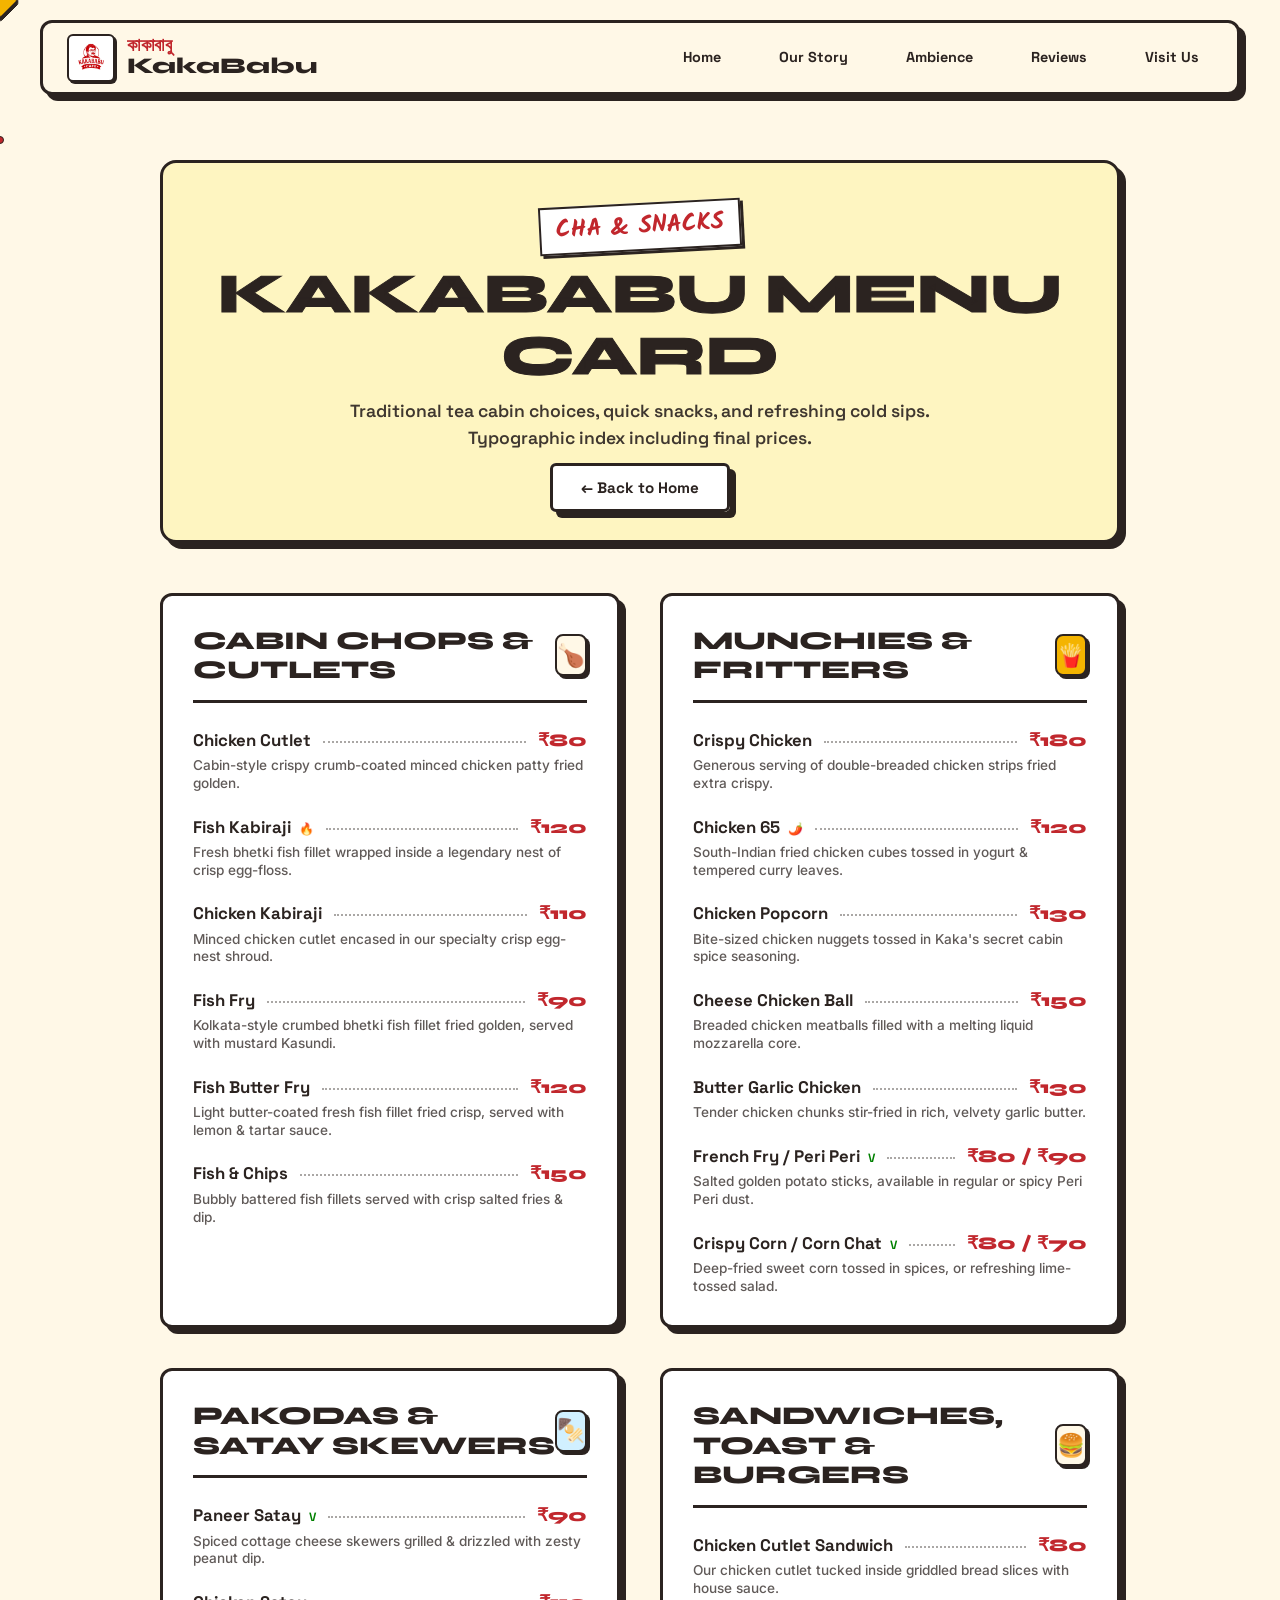
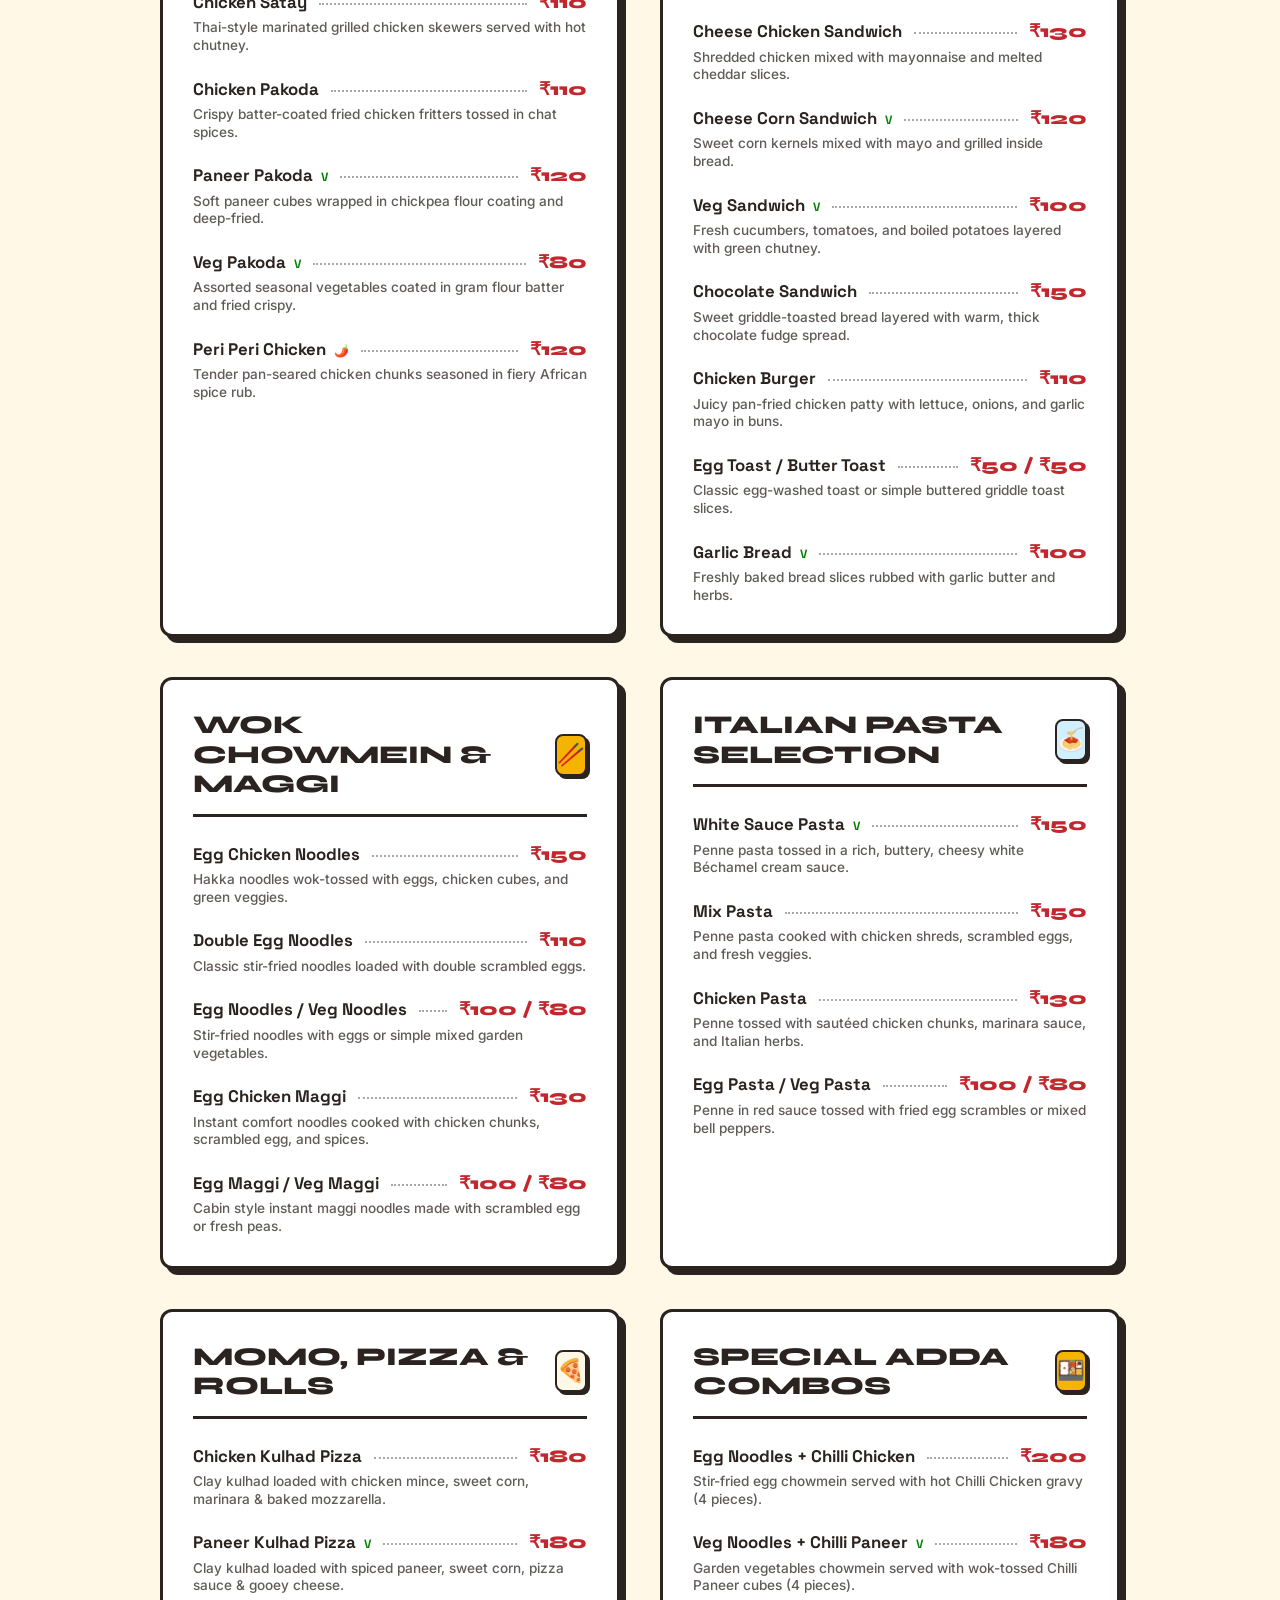
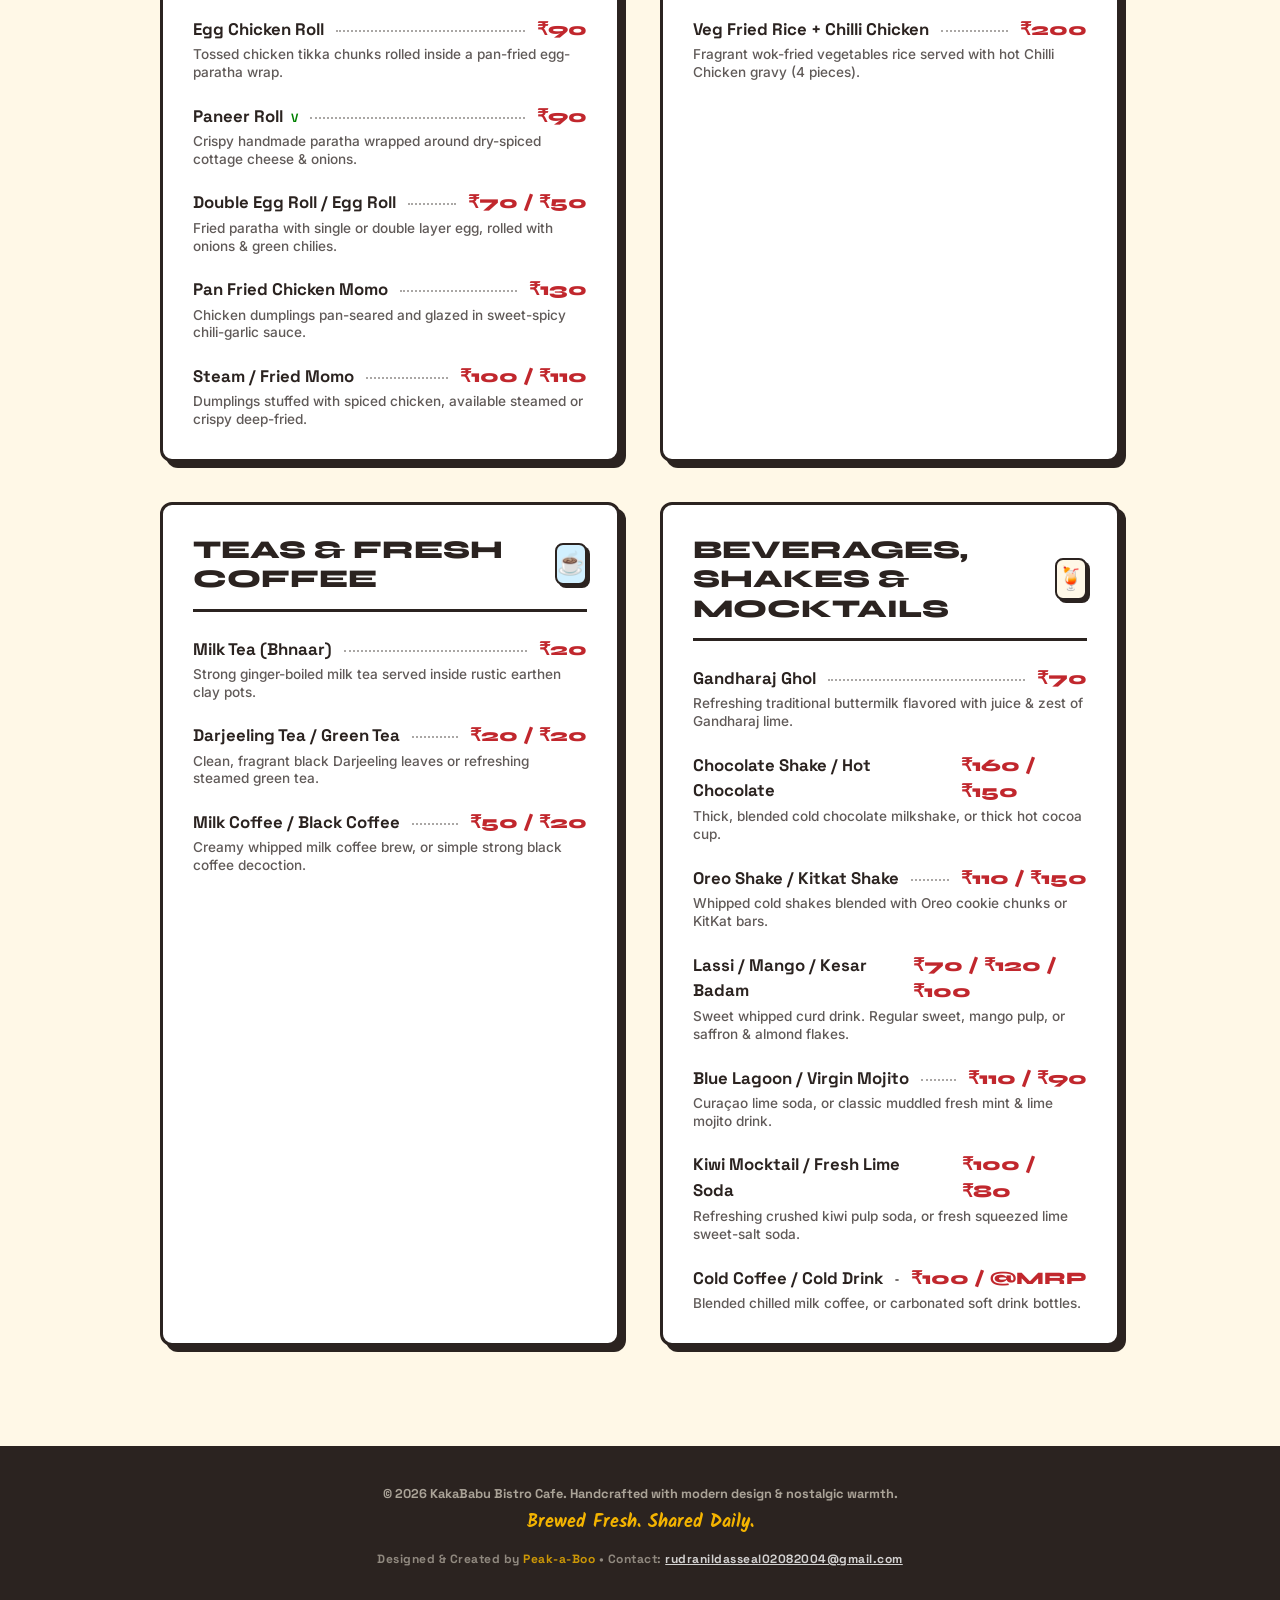
<file: menu.html>
<!DOCTYPE html>
<html lang="en">
<head>
  <meta charset="UTF-8">
  <meta name="viewport" content="width=device-width, initial-scale=1.0">
  <meta name="description" content="Browse KakaBabu's full typographic text menu. Check out our traditional Bengali cabin snacks, clay-pot tea, fresh pastas, rolls, noodles, and loaded pizzas with complete prices.">
  <title>KakaBabu — Digital Menu Card</title>
  
  <!-- Google Fonts -->
  <link rel="preconnect" href="https://fonts.googleapis.com">
  <link rel="preconnect" href="https://fonts.gstatic.com" crossorigin>
  <link href="https://fonts.googleapis.com/css2?family=Kalam:wght@400;700&family=Space+Grotesk:wght@400;500;700&family=Syne:wght@700;800&family=Inter:wght@300;400;600&display=swap" rel="stylesheet">
  
  <!-- CSS Stylesheet -->
  <link rel="stylesheet" href="style.css">
  
  <style>
    /* Custom styles for Typographic Menu Card Booklet */
    .menu-card-body {
      background-color: var(--bg-cream);
      padding-top: 140px;
      padding-bottom: 80px;
    }
    
    .menu-booklet-container {
      max-width: 1000px;
      margin: 0 auto;
      padding: 20px;
    }
    
    /* Booklet Header styling */
    .booklet-header {
      background: var(--pastel-yellow);
      border: var(--border-thick);
      border-radius: 16px;
      padding: 40px;
      margin-bottom: 50px;
      box-shadow: var(--shadow-flat);
      text-align: center;
      position: relative;
    }
    
    .booklet-stamp {
      font-family: var(--font-handwritten);
      font-size: 1.5rem;
      font-weight: 700;
      color: var(--primary-red);
      background: white;
      border: var(--border-thin);
      padding: 4px 15px;
      display: inline-block;
      transform: rotate(-3deg);
      margin-bottom: 12px;
      box-shadow: var(--shadow-flat-sm);
    }
    
    .booklet-title {
      font-size: 3.5rem;
      font-weight: 850;
      line-height: 1.1;
      text-transform: uppercase;
      color: var(--text-dark);
      margin-bottom: 12px;
      -webkit-text-stroke: 1px var(--text-dark);
    }
    
    .booklet-subtitle {
      font-family: var(--font-tech);
      font-size: 1.1rem;
      font-weight: 600;
      color: var(--text-dark);
      max-width: 600px;
      margin: 0 auto 25px auto;
      opacity: 0.9;
    }
    
    /* Grid layout for categories */
    .booklet-grid {
      display: grid;
      grid-template-columns: repeat(2, 1fr);
      gap: 40px;
    }
    
    @media (max-width: 850px) {
      .booklet-grid {
        grid-template-columns: 1fr;
        gap: 30px;
      }
      .booklet-title {
        font-size: 2.6rem;
      }
    }
    
    /* Individual Menu Category Section Card */
    .booklet-section {
      background: white;
      border: var(--border-thick);
      border-radius: 12px;
      padding: 30px;
      box-shadow: var(--shadow-flat);
      transition: var(--transition-bounce);
    }
    
    .booklet-section:hover {
      transform: translate(-4px, -4px);
      box-shadow: 10px 10px 0px var(--text-dark);
    }
    
    .section-header-row {
      border-bottom: var(--border-thick);
      padding-bottom: 15px;
      margin-bottom: 25px;
      display: flex;
      justify-content: space-between;
      align-items: center;
    }
    
    .section-header-row h2 {
      font-family: var(--font-display);
      font-size: 1.6rem;
      font-weight: 850;
      color: var(--text-dark);
      text-transform: uppercase;
    }
    
    .section-icon-badge {
      font-size: 1.4rem;
      background: var(--pastel-pink);
      border: var(--border-thin);
      width: 42px;
      height: 42px;
      border-radius: 8px;
      display: flex;
      justify-content: center;
      align-items: center;
      box-shadow: var(--shadow-flat-sm);
    }
    
    .booklet-section.color-cream .section-icon-badge { background: var(--bg-cream); }
    .booklet-section.color-yellow .section-icon-badge { background: var(--primary-yellow); }
    .booklet-section.color-blue .section-icon-badge { background: var(--pastel-blue); }
    
    /* Menu Item Typography Layout */
    .menu-item {
      margin-bottom: 22px;
    }
    
    .menu-item:last-child {
      margin-bottom: 0;
    }
    
    .menu-item-info {
      display: flex;
      align-items: baseline;
      justify-content: space-between;
      width: 100%;
      position: relative;
    }
    
    .menu-item-name {
      font-family: var(--font-tech);
      font-weight: 750;
      font-size: 1.05rem;
      color: var(--text-dark);
      background: white;
      padding-right: 8px;
      z-index: 2;
    }
    
    .menu-item-leader {
      flex-grow: 1;
      border-bottom: 2px dotted rgba(43, 35, 32, 0.4);
      margin: 0 4px;
      z-index: 1;
      position: relative;
      top: -3px;
    }
    
    .menu-item-price {
      font-family: var(--font-display);
      font-weight: 800;
      font-size: 1.1rem;
      color: var(--primary-red);
      background: white;
      padding-left: 8px;
      z-index: 2;
    }
    
    .menu-item-desc {
      font-family: var(--font-sans);
      font-size: 0.85rem;
      color: rgba(43, 35, 32, 0.75);
      font-weight: 500;
      line-height: 1.3;
      margin-top: 3px;
    }
    
    /* Stamp indicators */
    .item-tag-veg { color: green; font-size: 0.75rem; margin-left: 4px; font-family: var(--font-tech); }
    .item-tag-spicy { color: var(--primary-red); font-size: 0.75rem; margin-left: 4px; font-family: var(--font-tech); }
  </style>
</head>
<body class="menu-card-body">

  <!-- Custom Cursor Elements -->
  <div id="custom-cursor" class="custom-cursor"></div>
  <div id="custom-cursor-glow" class="custom-cursor-glow"></div>

  <!-- Main Header -->
  <header class="main-header">
    <div class="header-container">
      <div class="logo">
        <a href="index.html" class="logo-link">
          <div class="logo-brand-wrapper">
            <img src="img/logo.png" alt="KakaBabu Logo" class="logo-img">
            <div class="logo-text-wrapper">
              <span class="logo-accent">কাকাবাবু</span>
              <span class="logo-text">KakaBabu</span>
            </div>
          </div>
        </a>
      </div>
      <nav class="desktop-nav" aria-label="Main Navigation">
        <a href="index.html" class="nav-link">Home</a>
        <a href="index.html#story" class="nav-link">Our Story</a>
        <a href="index.html#gallery" class="nav-link">Ambience</a>
        <a href="index.html#reviews" class="nav-link">Reviews</a>
        <a href="index.html#visit-us" class="nav-link">Visit Us</a>
      </nav>
      <button class="mobile-menu-toggle" id="mobile-menu-toggle" aria-label="Toggle Menu">
        <span class="bar"></span>
        <span class="bar"></span>
        <span class="bar"></span>
      </button>
    </div>
  </header>

  <!-- Mobile Navigation Overlay -->
  <div class="mobile-nav-overlay" id="mobile-nav-overlay">
    <div class="mobile-nav-links">
      <a href="index.html" class="mobile-nav-link">Home</a>
      <a href="index.html#story" class="mobile-nav-link">Our Story</a>
      <a href="index.html#gallery" class="mobile-nav-link">Ambience</a>
      <a href="index.html#reviews" class="mobile-nav-link">Reviews</a>
      <a href="index.html#visit-us" class="mobile-nav-link">Visit Us</a>
    </div>
  </div>

  <main class="menu-booklet-container">
    
    <!-- Booklet Header Banner -->
    <section class="booklet-header animate-on-scroll appear">
      <span class="booklet-stamp">CHA &amp; SNACKS</span>
      <h1 class="booklet-title">KakaBabu Menu Card</h1>
      <p class="booklet-subtitle">Traditional tea cabin choices, quick snacks, and refreshing cold sips. Typographic index including final prices.</p>
      <a href="index.html" class="btn secondary-action-btn menu-back-btn">← Back to Home</a>
    </section>

    <!-- Typographic Catalog Booklet Grid -->
    <div class="booklet-grid">
      
      <!-- Section 1: Cabin Chops & Snacks (Group 1) -->
      <section class="booklet-section color-cream animate-on-scroll appear">
        <div class="section-header-row">
          <h2>Cabin Chops &amp; Cutlets</h2>
          <span class="section-icon-badge">🍗</span>
        </div>
        
        <div class="menu-item">
          <div class="menu-item-info">
            <span class="menu-item-name">Chicken Cutlet</span>
            <span class="menu-item-leader"></span>
            <span class="menu-item-price">₹80</span>
          </div>
          <p class="menu-item-desc">Cabin-style crispy crumb-coated minced chicken patty fried golden.</p>
        </div>

        <div class="menu-item">
          <div class="menu-item-info">
            <span class="menu-item-name">Fish Kabiraji <span class="item-tag-spicy">🔥</span></span>
            <span class="menu-item-leader"></span>
            <span class="menu-item-price">₹120</span>
          </div>
          <p class="menu-item-desc">Fresh bhetki fish fillet wrapped inside a legendary nest of crisp egg-floss.</p>
        </div>

        <div class="menu-item">
          <div class="menu-item-info">
            <span class="menu-item-name">Chicken Kabiraji</span>
            <span class="menu-item-leader"></span>
            <span class="menu-item-price">₹110</span>
          </div>
          <p class="menu-item-desc">Minced chicken cutlet encased in our specialty crisp egg-nest shroud.</p>
        </div>

        <div class="menu-item">
          <div class="menu-item-info">
            <span class="menu-item-name">Fish Fry</span>
            <span class="menu-item-leader"></span>
            <span class="menu-item-price">₹90</span>
          </div>
          <p class="menu-item-desc">Kolkata-style crumbed bhetki fish fillet fried golden, served with mustard Kasundi.</p>
        </div>

        <div class="menu-item">
          <div class="menu-item-info">
            <span class="menu-item-name">Fish Butter Fry</span>
            <span class="menu-item-leader"></span>
            <span class="menu-item-price">₹120</span>
          </div>
          <p class="menu-item-desc">Light butter-coated fresh fish fillet fried crisp, served with lemon &amp; tartar sauce.</p>
        </div>

        <div class="menu-item">
          <div class="menu-item-info">
            <span class="menu-item-name">Fish &amp; Chips</span>
            <span class="menu-item-leader"></span>
            <span class="menu-item-price">₹150</span>
          </div>
          <p class="menu-item-desc">Bubbly battered fish fillets served with crisp salted fries &amp; dip.</p>
        </div>
      </section>

      <!-- Section 2: Munchies & Fritters (Snacks Group 2) -->
      <section class="booklet-section color-yellow animate-on-scroll appear">
        <div class="section-header-row">
          <h2>Munchies &amp; Fritters</h2>
          <span class="section-icon-badge">🍟</span>
        </div>

        <div class="menu-item">
          <div class="menu-item-info">
            <span class="menu-item-name">Crispy Chicken</span>
            <span class="menu-item-leader"></span>
            <span class="menu-item-price">₹180</span>
          </div>
          <p class="menu-item-desc">Generous serving of double-breaded chicken strips fried extra crispy.</p>
        </div>

        <div class="menu-item">
          <div class="menu-item-info">
            <span class="menu-item-name">Chicken 65 <span class="item-tag-spicy">🌶️</span></span>
            <span class="menu-item-leader"></span>
            <span class="menu-item-price">₹120</span>
          </div>
          <p class="menu-item-desc">South-Indian fried chicken cubes tossed in yogurt &amp; tempered curry leaves.</p>
        </div>

        <div class="menu-item">
          <div class="menu-item-info">
            <span class="menu-item-name">Chicken Popcorn</span>
            <span class="menu-item-leader"></span>
            <span class="menu-item-price">₹130</span>
          </div>
          <p class="menu-item-desc">Bite-sized chicken nuggets tossed in Kaka's secret cabin spice seasoning.</p>
        </div>

        <div class="menu-item">
          <div class="menu-item-info">
            <span class="menu-item-name">Cheese Chicken Ball</span>
            <span class="menu-item-leader"></span>
            <span class="menu-item-price">₹150</span>
          </div>
          <p class="menu-item-desc">Breaded chicken meatballs filled with a melting liquid mozzarella core.</p>
        </div>

        <div class="menu-item">
          <div class="menu-item-info">
            <span class="menu-item-name">Butter Garlic Chicken</span>
            <span class="menu-item-leader"></span>
            <span class="menu-item-price">₹130</span>
          </div>
          <p class="menu-item-desc">Tender chicken chunks stir-fried in rich, velvety garlic butter.</p>
        </div>

        <div class="menu-item">
          <div class="menu-item-info">
            <span class="menu-item-name">French Fry / Peri Peri <span class="item-tag-veg">V</span></span>
            <span class="menu-item-leader"></span>
            <span class="menu-item-price">₹80 / ₹90</span>
          </div>
          <p class="menu-item-desc">Salted golden potato sticks, available in regular or spicy Peri Peri dust.</p>
        </div>

        <div class="menu-item">
          <div class="menu-item-info">
            <span class="menu-item-name">Crispy Corn / Corn Chat <span class="item-tag-veg">V</span></span>
            <span class="menu-item-leader"></span>
            <span class="menu-item-price">₹80 / ₹70</span>
          </div>
          <p class="menu-item-desc">Deep-fried sweet corn tossed in spices, or refreshing lime-tossed salad.</p>
        </div>
      </section>

      <!-- Section 3: Fried Pakodas & Satays -->
      <section class="booklet-section color-blue animate-on-scroll appear">
        <div class="section-header-row">
          <h2>Pakodas &amp; Satay Skewers</h2>
          <span class="section-icon-badge">🍢</span>
        </div>

        <div class="menu-item">
          <div class="menu-item-info">
            <span class="menu-item-name">Paneer Satay <span class="item-tag-veg">V</span></span>
            <span class="menu-item-leader"></span>
            <span class="menu-item-price">₹90</span>
          </div>
          <p class="menu-item-desc">Spiced cottage cheese skewers grilled &amp; drizzled with zesty peanut dip.</p>
        </div>

        <div class="menu-item">
          <div class="menu-item-info">
            <span class="menu-item-name">Chicken Satay</span>
            <span class="menu-item-leader"></span>
            <span class="menu-item-price">₹110</span>
          </div>
          <p class="menu-item-desc">Thai-style marinated grilled chicken skewers served with hot chutney.</p>
        </div>

        <div class="menu-item">
          <div class="menu-item-info">
            <span class="menu-item-name">Chicken Pakoda</span>
            <span class="menu-item-leader"></span>
            <span class="menu-item-price">₹110</span>
          </div>
          <p class="menu-item-desc">Crispy batter-coated fried chicken fritters tossed in chat spices.</p>
        </div>

        <div class="menu-item">
          <div class="menu-item-info">
            <span class="menu-item-name">Paneer Pakoda <span class="item-tag-veg">V</span></span>
            <span class="menu-item-leader"></span>
            <span class="menu-item-price">₹120</span>
          </div>
          <p class="menu-item-desc">Soft paneer cubes wrapped in chickpea flour coating and deep-fried.</p>
        </div>

        <div class="menu-item">
          <div class="menu-item-info">
            <span class="menu-item-name">Veg Pakoda <span class="item-tag-veg">V</span></span>
            <span class="menu-item-leader"></span>
            <span class="menu-item-price">₹80</span>
          </div>
          <p class="menu-item-desc">Assorted seasonal vegetables coated in gram flour batter and fried crispy.</p>
        </div>

        <div class="menu-item">
          <div class="menu-item-info">
            <span class="menu-item-name">Peri Peri Chicken <span class="item-tag-spicy">🌶️</span></span>
            <span class="menu-item-leader"></span>
            <span class="menu-item-price">₹120</span>
          </div>
          <p class="menu-item-desc">Tender pan-seared chicken chunks seasoned in fiery African spice rub.</p>
        </div>
      </section>

      <!-- Section 4: Sandwiches, Toast & Burgers -->
      <section class="booklet-section color-cream animate-on-scroll appear">
        <div class="section-header-row">
          <h2>Sandwiches, Toast &amp; Burgers</h2>
          <span class="section-icon-badge">🍔</span>
        </div>

        <div class="menu-item">
          <div class="menu-item-info">
            <span class="menu-item-name">Chicken Cutlet Sandwich</span>
            <span class="menu-item-leader"></span>
            <span class="menu-item-price">₹80</span>
          </div>
          <p class="menu-item-desc">Our chicken cutlet tucked inside griddled bread slices with house sauce.</p>
        </div>

        <div class="menu-item">
          <div class="menu-item-info">
            <span class="menu-item-name">Cheese Chicken Sandwich</span>
            <span class="menu-item-leader"></span>
            <span class="menu-item-price">₹130</span>
          </div>
          <p class="menu-item-desc">Shredded chicken mixed with mayonnaise and melted cheddar slices.</p>
        </div>

        <div class="menu-item">
          <div class="menu-item-info">
            <span class="menu-item-name">Cheese Corn Sandwich <span class="item-tag-veg">V</span></span>
            <span class="menu-item-leader"></span>
            <span class="menu-item-price">₹120</span>
          </div>
          <p class="menu-item-desc">Sweet corn kernels mixed with mayo and grilled inside bread.</p>
        </div>

        <div class="menu-item">
          <div class="menu-item-info">
            <span class="menu-item-name">Veg Sandwich <span class="item-tag-veg">V</span></span>
            <span class="menu-item-leader"></span>
            <span class="menu-item-price">₹100</span>
          </div>
          <p class="menu-item-desc">Fresh cucumbers, tomatoes, and boiled potatoes layered with green chutney.</p>
        </div>

        <div class="menu-item">
          <div class="menu-item-info">
            <span class="menu-item-name">Chocolate Sandwich</span>
            <span class="menu-item-leader"></span>
            <span class="menu-item-price">₹150</span>
          </div>
          <p class="menu-item-desc">Sweet griddle-toasted bread layered with warm, thick chocolate fudge spread.</p>
        </div>

        <div class="menu-item">
          <div class="menu-item-info">
            <span class="menu-item-name">Chicken Burger</span>
            <span class="menu-item-leader"></span>
            <span class="menu-item-price">₹110</span>
          </div>
          <p class="menu-item-desc">Juicy pan-fried chicken patty with lettuce, onions, and garlic mayo in buns.</p>
        </div>

        <div class="menu-item">
          <div class="menu-item-info">
            <span class="menu-item-name">Egg Toast / Butter Toast</span>
            <span class="menu-item-leader"></span>
            <span class="menu-item-price">₹50 / ₹50</span>
          </div>
          <p class="menu-item-desc">Classic egg-washed toast or simple buttered griddle toast slices.</p>
        </div>

        <div class="menu-item">
          <div class="menu-item-info">
            <span class="menu-item-name">Garlic Bread <span class="item-tag-veg">V</span></span>
            <span class="menu-item-leader"></span>
            <span class="menu-item-price">₹100</span>
          </div>
          <p class="menu-item-desc">Freshly baked bread slices rubbed with garlic butter and herbs.</p>
        </div>
      </section>

      <!-- Section 5: Wok Noodles & Maggi -->
      <section class="booklet-section color-yellow animate-on-scroll appear">
        <div class="section-header-row">
          <h2>Wok Chowmein &amp; Maggi</h2>
          <span class="section-icon-badge">🥢</span>
        </div>

        <div class="menu-item">
          <div class="menu-item-info">
            <span class="menu-item-name">Egg Chicken Noodles</span>
            <span class="menu-item-leader"></span>
            <span class="menu-item-price">₹150</span>
          </div>
          <p class="menu-item-desc">Hakka noodles wok-tossed with eggs, chicken cubes, and green veggies.</p>
        </div>

        <div class="menu-item">
          <div class="menu-item-info">
            <span class="menu-item-name">Double Egg Noodles</span>
            <span class="menu-item-leader"></span>
            <span class="menu-item-price">₹110</span>
          </div>
          <p class="menu-item-desc">Classic stir-fried noodles loaded with double scrambled eggs.</p>
        </div>

        <div class="menu-item">
          <div class="menu-item-info">
            <span class="menu-item-name">Egg Noodles / Veg Noodles</span>
            <span class="menu-item-leader"></span>
            <span class="menu-item-price">₹100 / ₹80</span>
          </div>
          <p class="menu-item-desc">Stir-fried noodles with eggs or simple mixed garden vegetables.</p>
        </div>

        <div class="menu-item">
          <div class="menu-item-info">
            <span class="menu-item-name">Egg Chicken Maggi</span>
            <span class="menu-item-leader"></span>
            <span class="menu-item-price">₹130</span>
          </div>
          <p class="menu-item-desc">Instant comfort noodles cooked with chicken chunks, scrambled egg, and spices.</p>
        </div>

        <div class="menu-item">
          <div class="menu-item-info">
            <span class="menu-item-name">Egg Maggi / Veg Maggi</span>
            <span class="menu-item-leader"></span>
            <span class="menu-item-price">₹100 / ₹80</span>
          </div>
          <p class="menu-item-desc">Cabin style instant maggi noodles made with scrambled egg or fresh peas.</p>
        </div>
      </section>

      <!-- Section 6: Italian Pasta Selection -->
      <section class="booklet-section color-blue animate-on-scroll appear">
        <div class="section-header-row">
          <h2>Italian Pasta Selection</h2>
          <span class="section-icon-badge">🍝</span>
        </div>

        <div class="menu-item">
          <div class="menu-item-info">
            <span class="menu-item-name">White Sauce Pasta <span class="item-tag-veg">V</span></span>
            <span class="menu-item-leader"></span>
            <span class="menu-item-price">₹150</span>
          </div>
          <p class="menu-item-desc">Penne pasta tossed in a rich, buttery, cheesy white Béchamel cream sauce.</p>
        </div>

        <div class="menu-item">
          <div class="menu-item-info">
            <span class="menu-item-name">Mix Pasta</span>
            <span class="menu-item-leader"></span>
            <span class="menu-item-price">₹150</span>
          </div>
          <p class="menu-item-desc">Penne pasta cooked with chicken shreds, scrambled eggs, and fresh veggies.</p>
        </div>

        <div class="menu-item">
          <div class="menu-item-info">
            <span class="menu-item-name">Chicken Pasta</span>
            <span class="menu-item-leader"></span>
            <span class="menu-item-price">₹130</span>
          </div>
          <p class="menu-item-desc">Penne tossed with sautéed chicken chunks, marinara sauce, and Italian herbs.</p>
        </div>

        <div class="menu-item">
          <div class="menu-item-info">
            <span class="menu-item-name">Egg Pasta / Veg Pasta</span>
            <span class="menu-item-leader"></span>
            <span class="menu-item-price">₹100 / ₹80</span>
          </div>
          <p class="menu-item-desc">Penne in red sauce tossed with fried egg scrambles or mixed bell peppers.</p>
        </div>
      </section>

      <!-- Section 7: Momos, Pizzas & Rolls -->
      <section class="booklet-section color-cream animate-on-scroll appear">
        <div class="section-header-row">
          <h2>Momo, Pizza &amp; Rolls</h2>
          <span class="section-icon-badge">🍕</span>
        </div>

        <div class="menu-item">
          <div class="menu-item-info">
            <span class="menu-item-name">Chicken Kulhad Pizza</span>
            <span class="menu-item-leader"></span>
            <span class="menu-item-price">₹180</span>
          </div>
          <p class="menu-item-desc">Clay kulhad loaded with chicken mince, sweet corn, marinara &amp; baked mozzarella.</p>
        </div>

        <div class="menu-item">
          <div class="menu-item-info">
            <span class="menu-item-name">Paneer Kulhad Pizza <span class="item-tag-veg">V</span></span>
            <span class="menu-item-leader"></span>
            <span class="menu-item-price">₹180</span>
          </div>
          <p class="menu-item-desc">Clay kulhad loaded with spiced paneer, sweet corn, pizza sauce &amp; gooey cheese.</p>
        </div>

        <div class="menu-item">
          <div class="menu-item-info">
            <span class="menu-item-name">Egg Chicken Roll</span>
            <span class="menu-item-leader"></span>
            <span class="menu-item-price">₹90</span>
          </div>
          <p class="menu-item-desc">Tossed chicken tikka chunks rolled inside a pan-fried egg-paratha wrap.</p>
        </div>

        <div class="menu-item">
          <div class="menu-item-info">
            <span class="menu-item-name">Paneer Roll <span class="item-tag-veg">V</span></span>
            <span class="menu-item-leader"></span>
            <span class="menu-item-price">₹90</span>
          </div>
          <p class="menu-item-desc">Crispy handmade paratha wrapped around dry-spiced cottage cheese &amp; onions.</p>
        </div>

        <div class="menu-item">
          <div class="menu-item-info">
            <span class="menu-item-name">Double Egg Roll / Egg Roll</span>
            <span class="menu-item-leader"></span>
            <span class="menu-item-price">₹70 / ₹50</span>
          </div>
          <p class="menu-item-desc">Fried paratha with single or double layer egg, rolled with onions &amp; green chilies.</p>
        </div>

        <div class="menu-item">
          <div class="menu-item-info">
            <span class="menu-item-name">Pan Fried Chicken Momo</span>
            <span class="menu-item-leader"></span>
            <span class="menu-item-price">₹130</span>
          </div>
          <p class="menu-item-desc">Chicken dumplings pan-seared and glazed in sweet-spicy chili-garlic sauce.</p>
        </div>

        <div class="menu-item">
          <div class="menu-item-info">
            <span class="menu-item-name">Steam / Fried Momo</span>
            <span class="menu-item-leader"></span>
            <span class="menu-item-price">₹100 / ₹110</span>
          </div>
          <p class="menu-item-desc">Dumplings stuffed with spiced chicken, available steamed or crispy deep-fried.</p>
        </div>
      </section>

      <!-- Section 8: Special Adda Combos -->
      <section class="booklet-section color-yellow animate-on-scroll appear">
        <div class="section-header-row">
          <h2>Special Adda Combos</h2>
          <span class="section-icon-badge">🍱</span>
        </div>

        <div class="menu-item">
          <div class="menu-item-info">
            <span class="menu-item-name">Egg Noodles + Chilli Chicken</span>
            <span class="menu-item-leader"></span>
            <span class="menu-item-price">₹200</span>
          </div>
          <p class="menu-item-desc">Stir-fried egg chowmein served with hot Chilli Chicken gravy (4 pieces).</p>
        </div>

        <div class="menu-item">
          <div class="menu-item-info">
            <span class="menu-item-name">Veg Noodles + Chilli Paneer <span class="item-tag-veg">V</span></span>
            <span class="menu-item-leader"></span>
            <span class="menu-item-price">₹180</span>
          </div>
          <p class="menu-item-desc">Garden vegetables chowmein served with wok-tossed Chilli Paneer cubes (4 pieces).</p>
        </div>

        <div class="menu-item">
          <div class="menu-item-info">
            <span class="menu-item-name">Veg Fried Rice + Chilli Chicken</span>
            <span class="menu-item-leader"></span>
            <span class="menu-item-price">₹200</span>
          </div>
          <p class="menu-item-desc">Fragrant wok-fried vegetables rice served with hot Chilli Chicken gravy (4 pieces).</p>
        </div>
      </section>

      <!-- Section 9: Tea & Coffee -->
      <section class="booklet-section color-blue animate-on-scroll appear">
        <div class="section-header-row">
          <h2>Teas &amp; Fresh Coffee</h2>
          <span class="section-icon-badge">☕</span>
        </div>

        <div class="menu-item">
          <div class="menu-item-info">
            <span class="menu-item-name">Milk Tea (Bhnaar)</span>
            <span class="menu-item-leader"></span>
            <span class="menu-item-price">₹20</span>
          </div>
          <p class="menu-item-desc">Strong ginger-boiled milk tea served inside rustic earthen clay pots.</p>
        </div>

        <div class="menu-item">
          <div class="menu-item-info">
            <span class="menu-item-name">Darjeeling Tea / Green Tea</span>
            <span class="menu-item-leader"></span>
            <span class="menu-item-price">₹20 / ₹20</span>
          </div>
          <p class="menu-item-desc">Clean, fragrant black Darjeeling leaves or refreshing steamed green tea.</p>
        </div>

        <div class="menu-item">
          <div class="menu-item-info">
            <span class="menu-item-name">Milk Coffee / Black Coffee</span>
            <span class="menu-item-leader"></span>
            <span class="menu-item-price">₹50 / ₹20</span>
          </div>
          <p class="menu-item-desc">Creamy whipped milk coffee brew, or simple strong black coffee decoction.</p>
        </div>
      </section>

      <!-- Section 10: Cold Shakes, Beverages & Mocktails -->
      <section class="booklet-section color-cream animate-on-scroll appear">
        <div class="section-header-row">
          <h2>Beverages, Shakes &amp; Mocktails</h2>
          <span class="section-icon-badge">🍹</span>
        </div>

        <div class="menu-item">
          <div class="menu-item-info">
            <span class="menu-item-name">Gandharaj Ghol</span>
            <span class="menu-item-leader"></span>
            <span class="menu-item-price">₹70</span>
          </div>
          <p class="menu-item-desc">Refreshing traditional buttermilk flavored with juice &amp; zest of Gandharaj lime.</p>
        </div>

        <div class="menu-item">
          <div class="menu-item-info">
            <span class="menu-item-name">Chocolate Shake / Hot Chocolate</span>
            <span class="menu-item-leader"></span>
            <span class="menu-item-price">₹160 / ₹150</span>
          </div>
          <p class="menu-item-desc">Thick, blended cold chocolate milkshake, or thick hot cocoa cup.</p>
        </div>

        <div class="menu-item">
          <div class="menu-item-info">
            <span class="menu-item-name">Oreo Shake / Kitkat Shake</span>
            <span class="menu-item-leader"></span>
            <span class="menu-item-price">₹110 / ₹150</span>
          </div>
          <p class="menu-item-desc">Whipped cold shakes blended with Oreo cookie chunks or KitKat bars.</p>
        </div>

        <div class="menu-item">
          <div class="menu-item-info">
            <span class="menu-item-name">Lassi / Mango / Kesar Badam</span>
            <span class="menu-item-leader"></span>
            <span class="menu-item-price">₹70 / ₹120 / ₹100</span>
          </div>
          <p class="menu-item-desc">Sweet whipped curd drink. Regular sweet, mango pulp, or saffron &amp; almond flakes.</p>
        </div>

        <div class="menu-item">
          <div class="menu-item-info">
            <span class="menu-item-name">Blue Lagoon / Virgin Mojito</span>
            <span class="menu-item-leader"></span>
            <span class="menu-item-price">₹110 / ₹90</span>
          </div>
          <p class="menu-item-desc">Curaçao lime soda, or classic muddled fresh mint &amp; lime mojito drink.</p>
        </div>

        <div class="menu-item">
          <div class="menu-item-info">
            <span class="menu-item-name">Kiwi Mocktail / Fresh Lime Soda</span>
            <span class="menu-item-leader"></span>
            <span class="menu-item-price">₹100 / ₹80</span>
          </div>
          <p class="menu-item-desc">Refreshing crushed kiwi pulp soda, or fresh squeezed lime sweet-salt soda.</p>
        </div>

        <div class="menu-item">
          <div class="menu-item-info">
            <span class="menu-item-name">Cold Coffee / Cold Drink</span>
            <span class="menu-item-leader"></span>
            <span class="menu-item-price">₹100 / @MRP</span>
          </div>
          <p class="menu-item-desc">Blended chilled milk coffee, or carbonated soft drink bottles.</p>
        </div>
      </section>

    </div>

  </main>

  <!-- Footer Section -->
  <footer class="footer-bottom">
    <p>&copy; 2026 KakaBabu Bistro Cafe. Handcrafted with modern design &amp; nostalgic warmth.</p>
    <p class="sub-text">Brewed Fresh. Shared Daily.</p>
    <p class="creator-credits" style="font-size: 0.75rem; opacity: 0.8; margin-top: 15px; letter-spacing: 0.5px; font-family: var(--font-tech);">Designed &amp; Created by <strong style="color: var(--primary-yellow);">Peak-a-Boo</strong> • Contact: <a href="mailto:rudranildasseal02082004@gmail.com" style="color: white; text-decoration: underline;">rudranildasseal02082004@gmail.com</a></p>
  </footer>

  <!-- Custom Cursor script -->
  <script>
    document.addEventListener('DOMContentLoaded', () => {
      const cursorDot = document.getElementById('custom-cursor');
      const cursorGlow = document.getElementById('custom-cursor-glow');
      
      let mouseX = 0; let mouseY = 0;
      let glowX = 0; let glowY = 0;
      const isDesktop = window.matchMedia('(min-width: 1025px)').matches;

      if (isDesktop && cursorDot && cursorGlow) {
        document.addEventListener('mousemove', (e) => {
          mouseX = e.clientX;
          mouseY = e.clientY;
          cursorDot.style.left = `${mouseX}px`;
          cursorDot.style.top = `${mouseY}px`;
        });

        const animateGlow = () => {
          const delay = 0.15;
          glowX += (mouseX - glowX) * delay;
          glowY += (mouseY - glowY) * delay;
          cursorGlow.style.left = `${glowX}px`;
          cursorGlow.style.top = `${glowY}px`;
          requestAnimationFrame(animateGlow);
        };
        animateGlow();

        const clickables = document.querySelectorAll('a, button, .booklet-section');
        clickables.forEach(el => {
          el.addEventListener('mouseenter', () => {
            cursorDot.classList.add('hovered');
            cursorGlow.classList.add('hovered');
          });
          el.addEventListener('mouseleave', () => {
            cursorDot.classList.remove('hovered');
            cursorGlow.classList.remove('hovered');
          });
        });
      } else {
        if (cursorDot) cursorDot.style.display = 'none';
        if (cursorGlow) cursorGlow.style.display = 'none';
      }

      // Mobile Menu Toggle Event Handler
      const mobileToggle = document.getElementById('mobile-menu-toggle');
      const mobileOverlay = document.getElementById('mobile-nav-overlay');
      const mobileLinks = document.querySelectorAll('.mobile-nav-link');
      
      if (mobileToggle && mobileOverlay) {
        const toggleMobileMenu = () => {
          mobileToggle.classList.toggle('active');
          mobileOverlay.classList.toggle('active');
          document.body.classList.toggle('no-scroll');
        };
        
        mobileToggle.addEventListener('click', toggleMobileMenu);
        
        mobileLinks.forEach(link => {
          link.addEventListener('click', () => {
            toggleMobileMenu();
          });
        });
      }
    });
  </script>

</body>
</html>
</file>
<file: style.css>
/* ==========================================================================
   KakaBabu Restaurant CSS - Gen Z Neo-Brutalist & Y2K Aesthetic
   ========================================================================== */

/* --------------------------------------------------------------------------
   1. VARIABLES & BASE STYLES
   -------------------------------------------------------------------------- */
:root {
  --primary-red: #C1272D;
  --primary-red-hover: #9E1F24;
  --primary-yellow: #F4B400;
  --bg-cream: #FFF8E7;
  --text-dark: #2B2320;
  --warm-white: #FAF6EE;
  
  /* Gen Z Y2K Pastel Blocks */
  --pastel-pink: #FFDEEB;
  --pastel-blue: #D1F0FF;
  --pastel-yellow: #FEF5C1;
  --pastel-purple: #E8D8FF;
  --pastel-green: #D4F4E2;
  
  /* Neo-brutalist styling variables */
  --border-thick: 3px solid var(--text-dark);
  --border-thin: 2px solid var(--text-dark);
  --shadow-flat-sm: 3px 3px 0px var(--text-dark);
  --shadow-flat: 6px 6px 0px var(--text-dark);
  --shadow-flat-lg: 10px 10px 0px var(--text-dark);
  
  /* Modern metallic gradients (brutalist style) */
  --brass-gold: linear-gradient(135deg, #b58d3d 0%, #fcd667 30%, #b58d3d 100%);
  --steel-plate: linear-gradient(135deg, #e0e0e0 0%, #ffffff 40%, #9e9e9e 100%);
  --copper-plate: linear-gradient(135deg, #b86b35 0%, #f7a56c 40%, #87461d 100%);
  
  --transition-bounce: all 0.4s cubic-bezier(0.175, 0.885, 0.32, 1.275);
  --transition-fast: all 0.2s cubic-bezier(0.16, 1, 0.3, 1);
  
  --font-handwritten: 'Kalam', cursive;
  --font-display: 'Syne', sans-serif;
  --font-tech: 'Space Grotesk', sans-serif;
  --font-sans: 'Inter', sans-serif;
}

/* Base Reset */
*, *::before, *::after {
  box-sizing: border-box;
  margin: 0;
  padding: 0;
}

html {
  scroll-behavior: smooth;
  scroll-padding-top: 120px; /* Offset for capsule header */
  font-size: 16px;
  overflow-x: hidden;
}

body {
  font-family: var(--font-tech);
  background-color: var(--bg-cream);
  color: var(--text-dark);
  line-height: 1.5;
  overflow-x: hidden;
  -webkit-font-smoothing: antialiased;
}

/* Typography Defaults */
h1, h2, h3, h4, h5, h6 {
  font-family: var(--font-display);
  color: var(--text-dark);
  font-weight: 800;
  line-height: 1.15;
}

p {
  font-family: var(--font-sans);
  font-weight: 400;
}

a {
  text-decoration: none;
  color: inherit;
}

/* Custom Scrollbar */
::-webkit-scrollbar {
  width: 10px;
}
::-webkit-scrollbar-track {
  background: var(--bg-cream);
  border-left: var(--border-thin);
}
::-webkit-scrollbar-thumb {
  background: var(--primary-red);
  border: 2px solid var(--bg-cream);
  box-shadow: inset -1px -1px 0px var(--text-dark);
}
::-webkit-scrollbar-thumb:hover {
  background: var(--primary-yellow);
}

/* Custom Cursor (Desktops only) */
@media (min-width: 1025px) {
  body, a, button, input, select, textarea {
    cursor: none !important;
  }
  
  .custom-cursor {
    width: 8px;
    height: 8px;
    background: var(--primary-red);
    border: 1px solid var(--text-dark);
    border-radius: 50%;
    position: fixed;
    pointer-events: none;
    z-index: 10000;
    transform: translate(-50%, -50%);
    transition: transform 0.05s ease-out;
  }
  
  /* Retro rotating block outer cursor */
  .custom-cursor-glow {
    width: 28px;
    height: 28px;
    border: 2px solid var(--text-dark);
    background: var(--primary-yellow);
    border-radius: 4px;
    position: fixed;
    pointer-events: none;
    z-index: 9999;
    transform: translate(-50%, -50%) rotate(45deg);
    box-shadow: 2px 2px 0px var(--text-dark);
    transition: transform 0.1s cubic-bezier(0.25, 1, 0.5, 1), background-color 0.2s ease;
  }
  
  /* Hover states for cursor */
  .custom-cursor.hovered {
    transform: translate(-50%, -50%) scale(1.4);
    background: var(--pastel-pink);
  }
  
  .custom-cursor-glow.hovered {
    transform: translate(-50%, -50%) rotate(225deg) scale(1.3);
    background-color: var(--primary-red);
  }
}

/* --------------------------------------------------------------------------
   2. STICKY DOT NAVIGATION (NEO-BRUTALIST SQUARES)
   -------------------------------------------------------------------------- */
.side-nav-dots {
  position: fixed;
  right: 25px;
  top: 50%;
  transform: translateY(-50%);
  display: flex;
  flex-direction: column;
  gap: 15px;
  z-index: 999;
}

.side-nav-dots .dot {
  width: 14px;
  height: 14px;
  background: var(--bg-cream);
  border: var(--border-thin);
  box-shadow: 2px 2px 0px var(--text-dark);
  border-radius: 2px;
  position: relative;
  transition: var(--transition-bounce);
}

.side-nav-dots .dot:hover, 
.side-nav-dots .dot.active {
  background: var(--primary-red);
  transform: scale(1.2) translate(-2px, -2px);
  box-shadow: 4px 4px 0px var(--text-dark);
}

/* Tooltip on left of dot */
.side-nav-dots .dot .tooltip {
  position: absolute;
  right: 28px;
  top: 50%;
  transform: translateY(-50%) translateX(10px);
  background: var(--primary-yellow);
  color: var(--text-dark);
  border: var(--border-thin);
  box-shadow: 3px 3px 0px var(--text-dark);
  padding: 4px 10px;
  border-radius: 4px;
  font-size: 0.75rem;
  font-family: var(--font-tech);
  font-weight: 700;
  white-space: nowrap;
  opacity: 0;
  pointer-events: none;
  transition: var(--transition-fast);
}

.side-nav-dots .dot:hover .tooltip {
  opacity: 1;
  transform: translateY(-50%) translateX(0);
}

/* --------------------------------------------------------------------------
   3. MAIN HEADER & MOBILE NAV
   -------------------------------------------------------------------------- */
.main-header {
  position: fixed;
  top: 20px;
  left: 50%;
  transform: translateX(-50%);
  width: calc(100% - 40px);
  max-width: 1200px;
  height: 75px;
  background: var(--bg-cream);
  border: var(--border-thick);
  box-shadow: var(--shadow-flat);
  border-radius: 12px;
  z-index: 1000;
  transition: var(--transition-bounce);
}

.main-header.scrolled {
  top: 10px;
  box-shadow: 4px 4px 0px var(--text-dark);
}

.header-container {
  height: 100%;
  padding: 0 24px;
  display: flex;
  justify-content: space-between;
  align-items: center;
}

.logo .logo-link {
  display: block;
}

.logo-brand-wrapper {
  display: flex;
  align-items: center;
  gap: 12px;
}

.logo-img {
  height: 48px;
  width: auto;
  object-fit: contain;
  border: var(--border-thin);
  border-radius: 6px;
  background: white;
  padding: 2px;
  box-shadow: 2px 2px 0px var(--text-dark);
  transition: var(--transition-fast);
}

.logo-brand-wrapper:hover .logo-img {
  transform: scale(1.05) rotate(-2deg);
  box-shadow: 3px 3px 0px var(--text-dark);
}

.logo-text-wrapper {
  display: flex;
  flex-direction: column;
}

.logo-accent {
  font-family: var(--font-handwritten);
  font-size: 1.1rem;
  color: var(--primary-red);
  font-weight: 700;
  letter-spacing: 0.5px;
  line-height: 1;
}

.logo-text {
  font-family: var(--font-display);
  font-size: 1.4rem;
  font-weight: 800;
  color: var(--text-dark);
  line-height: 1;
}

.desktop-nav {
  display: flex;
  gap: 30px;
}

.nav-link {
  font-family: var(--font-tech);
  font-size: 0.9rem;
  font-weight: 700;
  color: var(--text-dark);
  position: relative;
  padding: 6px 12px;
  border: 2px solid transparent;
  transition: var(--transition-fast);
}

.nav-link:hover,
.nav-link.active {
  color: var(--text-dark);
  background: var(--pastel-pink);
  border: var(--border-thin);
  box-shadow: var(--shadow-flat-sm);
  transform: translate(-2px, -2px);
}

.mobile-menu-toggle {
  display: none;
  background: transparent;
  border: none;
  flex-direction: column;
  gap: 5px;
  padding: 5px;
}

.mobile-menu-toggle .bar {
  width: 22px;
  height: 3px;
  background: var(--text-dark);
  transition: var(--transition-fast);
}

/* Mobile Menu Open state icon */
.mobile-menu-toggle.active .bar:nth-child(1) {
  transform: translateY(8px) rotate(45deg);
}
.mobile-menu-toggle.active .bar:nth-child(2) {
  opacity: 0;
}
.mobile-menu-toggle.active .bar:nth-child(3) {
  transform: translateY(-8px) rotate(-45deg);
}

/* Mobile Nav Overlay */
.mobile-nav-overlay {
  position: fixed;
  top: 0;
  left: 0;
  width: 100%;
  height: 100vh;
  background: var(--bg-cream);
  z-index: 997;
  display: flex;
  justify-content: center;
  align-items: center;
  transform: translateY(-100%);
  transition: transform 0.5s cubic-bezier(0.16, 1, 0.3, 1);
}

.mobile-nav-overlay.active {
  transform: translateY(0);
}

.mobile-nav-links {
  display: flex;
  flex-direction: column;
  align-items: center;
  gap: 20px;
}

.mobile-nav-link {
  font-family: var(--font-display);
  font-size: 2rem;
  font-weight: 800;
  color: var(--text-dark);
  padding: 8px 24px;
  border: var(--border-thick);
  box-shadow: var(--shadow-flat);
  background: #fff;
  transition: var(--transition-bounce);
}

.mobile-nav-link:hover {
  background: var(--pastel-yellow);
  transform: translate(-4px, -4px);
  box-shadow: 10px 10px 0px var(--text-dark);
}

/* --------------------------------------------------------------------------
   4. HERO SECTION
   -------------------------------------------------------------------------- */
.hero-section {
  position: relative;
  min-height: 100vh;
  padding-top: 120px;
  display: flex;
  align-items: center;
  justify-content: center;
  overflow: hidden;
}

.hero-overlay {
  position: absolute;
  top: 0;
  left: 0;
  width: 100%;
  height: 100%;
  background: radial-gradient(circle at 70% 30%, rgba(244, 180, 0, 0.15) 0%, transparent 60%),
              radial-gradient(circle at 10% 80%, rgba(193, 39, 45, 0.12) 0%, transparent 50%);
  z-index: 2;
}

.hero-bg-image {
  position: absolute;
  top: 0;
  left: 0;
  width: 100%;
  height: 100%;
  background: url('img/Ambians/IMG20260713195223.jpg.jpeg') center/cover no-repeat;
  filter: grayscale(40%) contrast(110%);
  opacity: 0.25;
  z-index: 1;
}

.hero-content {
  position: relative;
  z-index: 3;
  max-width: 800px;
  width: 100%;
  padding: 50px 30px;
  background: var(--pastel-yellow);
  border: var(--border-thick);
  box-shadow: var(--shadow-flat-lg);
  border-radius: 16px;
  margin: 0 20px;
}

.stamp-ornament {
  width: 80px;
  height: 80px;
  margin: 0 auto 15px auto;
  opacity: 0;
  transform: translateY(20px);
}

.animated-stamp {
  animation: stampIn 1s cubic-bezier(0.175, 0.885, 0.32, 1.275) forwards;
}

@keyframes stampIn {
  to {
    opacity: 1;
    transform: translateY(0) rotate(12deg);
  }
}

.hero-title {
  font-family: var(--font-display);
  font-size: 6rem;
  font-weight: 850;
  color: var(--primary-yellow);
  /* Brutalist text stroke */
  -webkit-text-stroke: 3px var(--text-dark);
  text-shadow: 6px 6px 0px var(--text-dark);
  line-height: 1;
  margin-bottom: 5px;
  letter-spacing: -1.5px;
  text-transform: uppercase;
}

.hero-subtitle {
  font-family: var(--font-handwritten);
  font-size: 2.2rem;
  font-weight: 700;
  color: var(--primary-red);
  background: #fff;
  border: var(--border-thin);
  padding: 5px 15px;
  display: inline-block;
  transform: rotate(-3deg);
  box-shadow: var(--shadow-flat-sm);
  margin-bottom: 25px;
}

.hero-description {
  font-family: var(--font-tech);
  font-size: 1.15rem;
  max-width: 580px;
  margin: 0 auto 35px auto;
  color: var(--text-dark);
  font-weight: 500;
}

/* Steam Clay Cup Styles */
.steam-cup-container {
  display: inline-flex;
  flex-direction: column;
  align-items: center;
  margin-bottom: 35px;
}

.cup-wrapper {
  position: relative;
  width: 75px;
  height: 55px;
}

.clay-cup-svg {
  width: 100%;
  height: 100%;
  filter: drop-shadow(4px 4px 0px var(--text-dark));
}

/* Thick wavy steam waves for Neo-brutalism */
.steam-lines {
  position: absolute;
  top: -15px;
  left: 50%;
  transform: translateX(-50%);
  display: flex;
  gap: 10px;
  width: 50px;
  justify-content: center;
}

.steam-line {
  width: 4px;
  height: 22px;
  background: var(--primary-red);
  border: 1px solid var(--text-dark);
  border-radius: 4px;
  animation: steamFloat 2.5s infinite ease-in-out;
}

.steam-1 { animation-delay: 0s; animation-duration: 2.2s; }
.steam-2 { animation-delay: 0.6s; animation-duration: 2.8s; }
.steam-3 { animation-delay: 1.2s; animation-duration: 2.1s; }
.steam-4 { animation-delay: 1.8s; animation-duration: 2.6s; }

@keyframes steamFloat {
  0% {
    transform: translateY(10px) scaleX(1) rotate(0deg);
    opacity: 0;
  }
  30% {
    opacity: 1;
    transform: translateY(0px) scaleX(1.3) rotate(15deg);
    background-color: var(--primary-yellow);
  }
  60% {
    opacity: 0.7;
    transform: translateY(-10px) scaleX(0.8) rotate(-15deg);
  }
  100% {
    transform: translateY(-25px) scaleX(0.4) rotate(10deg);
    opacity: 0;
  }
}

.steam-label {
  font-family: var(--font-tech);
  font-size: 0.85rem;
  font-weight: 700;
  color: var(--text-dark);
  margin-top: 6px;
  background: #fff;
  border: 1.5px solid var(--text-dark);
  padding: 2px 10px;
  box-shadow: 2px 2px 0px var(--text-dark);
}

.hero-buttons {
  display: flex;
  justify-content: center;
  gap: 15px;
}

.btn {
  font-family: var(--font-tech);
  padding: 12px 28px;
  font-size: 0.95rem;
  font-weight: 700;
  border-radius: 6px;
  border: var(--border-thick);
  box-shadow: var(--shadow-flat);
  transition: var(--transition-bounce);
}

.primary-action-btn {
  background: var(--primary-red);
  color: #fff;
}

.primary-action-btn:hover {
  background: var(--primary-yellow);
  color: var(--text-dark);
  transform: translate(-3px, -3px);
  box-shadow: 9px 9px 0px var(--text-dark);
}

.secondary-action-btn {
  background: #fff;
  color: var(--text-dark);
}

.secondary-action-btn:hover {
  background: var(--pastel-blue);
  transform: translate(-3px, -3px);
  box-shadow: 9px 9px 0px var(--text-dark);
}

/* Mouse Scroll indicator */
.scroll-down-indicator {
  position: absolute;
  bottom: 25px;
  left: 50%;
  transform: translateX(-50%);
  z-index: 3;
  display: flex;
  flex-direction: column;
  align-items: center;
  gap: 6px;
}

.mouse-icon {
  width: 22px;
  height: 36px;
  border: var(--border-thin);
  box-shadow: 2px 2px 0px var(--text-dark);
  background: #fff;
  border-radius: 6px;
  position: relative;
}

.mouse-icon .wheel {
  width: 3.5px;
  height: 7px;
  background: var(--text-dark);
  border-radius: 1px;
  position: absolute;
  top: 5px;
  left: 50%;
  transform: translateX(-50%);
  animation: scrollWheel 1.5s infinite ease-in-out;
}

.scroll-down-indicator .arrow-down {
  width: 6px;
  height: 6px;
  border-bottom: 2.5px solid var(--text-dark);
  border-right: 2.5px solid var(--text-dark);
  transform: rotate(45deg);
  animation: arrowBounce 1.5s infinite ease-in-out;
}

@keyframes scrollWheel {
  0% { top: 5px; opacity: 1; }
  100% { top: 14px; opacity: 0; }
}

@keyframes arrowBounce {
  0% { transform: rotate(45deg) translate(-1px, -1px); opacity: 0.5; }
  50% { opacity: 1; }
  100% { transform: rotate(45deg) translate(3px, 3px); opacity: 0.5; }
}

/* --------------------------------------------------------------------------
   5. OUR STORY SECTION (NEO-BRUTALIST COLLAGE)
   -------------------------------------------------------------------------- */
.story-section {
  padding: 120px 0;
  position: relative;
  overflow: hidden;
}

.bg-pattern-dots {
  position: absolute;
  top: 0;
  left: 0;
  width: 100%;
  height: 100%;
  background-image: radial-gradient(var(--text-dark) 1.5px, transparent 1.5px);
  background-size: 28px 28px;
  opacity: 0.05;
  z-index: 1;
  pointer-events: none;
}

.story-layout {
  display: grid;
  grid-template-columns: 1fr 1.2fr;
  gap: 60px;
  align-items: center;
}

.story-media {
  position: relative;
  display: flex;
  flex-direction: column;
  gap: 30px;
}

/* Handpainted Signboard decoration */
.vintage-signboard-wrapper {
  transform: rotate(-3deg);
  align-self: flex-start;
  filter: drop-shadow(4px 4px 0px var(--text-dark));
  z-index: 5;
}

.handpainted-signboard {
  background: var(--primary-yellow);
  border: var(--border-thick);
  padding: 12px 25px;
  display: flex;
  flex-direction: column;
  align-items: center;
}

.sign-bengali {
  font-family: var(--font-handwritten);
  font-size: 2rem;
  color: var(--primary-red);
  font-weight: 700;
  line-height: 1.1;
}

.sign-english {
  font-family: var(--font-tech);
  font-size: 0.8rem;
  letter-spacing: 2px;
  font-weight: 700;
  color: var(--text-dark);
}

/* Polaroid image Y2K style */
.polaroid-story-wrapper {
  background: #fff;
  padding: 12px 12px 22px 12px;
  border: var(--border-thick);
  box-shadow: var(--shadow-flat);
  transform: rotate(2deg);
  max-width: 290px;
  align-self: flex-end;
  margin-top: -15px;
  transition: var(--transition-bounce);
  z-index: 4;
}

.polaroid-story-wrapper:hover {
  transform: rotate(0deg) scale(1.04);
  box-shadow: var(--shadow-flat-lg);
}

.story-polaroid-img {
  width: 100%;
  aspect-ratio: 1.1;
  object-fit: cover;
  border: var(--border-thin);
}

.polaroid-caption {
  font-family: var(--font-handwritten);
  text-align: center;
  font-size: 1.05rem;
  font-weight: 700;
  margin-top: 12px;
  color: var(--text-dark);
}

/* Modern Y2K ticket decoration */
.tram-ticket-deco {
  background: var(--pastel-blue);
  color: var(--text-dark);
  border: var(--border-thick);
  padding: 12px 18px;
  width: 240px;
  font-family: monospace;
  font-size: 0.75rem;
  font-weight: 700;
  box-shadow: var(--shadow-flat);
  transform: rotate(-5deg);
  align-self: flex-start;
  position: relative;
  overflow: hidden;
  z-index: 3;
}

.tram-ticket-deco::before, .tram-ticket-deco::after {
  content: '';
  position: absolute;
  width: 12px;
  height: 12px;
  background: var(--bg-cream);
  border-radius: 50%;
  top: 50%;
  transform: translateY(-50%);
  border: var(--border-thin);
}
.tram-ticket-deco::before { left: -8px; }
.tram-ticket-deco::after { right: -8px; }

.ticket-header {
  border-bottom: 1px dashed var(--text-dark);
  padding-bottom: 4px;
  font-weight: 900;
  text-align: center;
}

.ticket-body {
  padding: 6px 0;
}

.ticket-row {
  display: flex;
  justify-content: space-between;
  margin-bottom: 2px;
}

.ticket-route {
  text-align: center;
  font-weight: 900;
  margin: 4px 0;
}

.ticket-serial {
  font-size: 0.9rem;
  color: var(--primary-red);
  font-weight: 900;
  text-align: center;
}

.ticket-footer {
  border-top: 1px dashed var(--text-dark);
  padding-top: 4px;
  font-size: 0.65rem;
  text-align: center;
}

/* Story Card (Bento style) */
.story-card-wrapper {
  position: relative;
}

.modern-card {
  background: var(--pastel-pink);
  padding: 45px 40px;
  border: var(--border-thick);
  box-shadow: var(--shadow-flat-lg);
  border-radius: 16px;
  position: relative;
  z-index: 2;
  transition: var(--transition-bounce);
}

.modern-card:hover {
  transform: translate(-3px, -3px);
  box-shadow: 12px 12px 0px var(--text-dark);
}

/* Wax seal sticker Y2K */
.wax-seal-wrapper {
  position: absolute;
  top: -15px;
  right: 25px;
  z-index: 3;
}

.wax-seal {
  width: 55px;
  height: 55px;
  background: var(--primary-yellow);
  border: var(--border-thin);
  border-radius: 4px; /* Square sticker shape */
  box-shadow: var(--shadow-flat-sm);
  display: flex;
  justify-content: center;
  align-items: center;
  transform: rotate(-10deg);
}

.seal-letter {
  font-family: var(--font-display);
  font-size: 1.1rem;
  font-weight: 900;
  color: var(--text-dark);
  text-transform: uppercase;
}

.section-title {
  font-family: var(--font-display);
  font-size: 2.8rem;
  font-weight: 850;
  color: var(--text-dark);
  margin-bottom: 20px;
  position: relative;
  letter-spacing: -1px;
}

.text-yellow {
  color: var(--primary-red);
  text-shadow: none;
}

.section-subtitle {
  font-family: var(--font-tech);
  font-size: 1.05rem;
  margin-top: -10px;
  margin-bottom: 45px;
  color: var(--text-dark);
  font-weight: 700;
}

.card-content {
  position: relative;
  z-index: 2;
}

.story-highlight {
  font-family: var(--font-tech);
  font-size: 1.25rem;
  font-weight: 700;
  color: var(--primary-red);
  margin-bottom: 20px;
  line-height: 1.35;
}

.modern-card p {
  font-family: var(--font-sans);
  margin-bottom: 15px;
  font-size: 0.95rem;
  color: var(--text-dark);
  font-weight: 500;
  text-align: left;
}

.story-signature {
  margin-top: 30px;
  text-align: right;
  font-family: var(--font-handwritten);
}

.sig-title {
  font-size: 0.85rem;
  color: rgba(43, 35, 32, 0.6);
  margin-bottom: 0px !important;
}

.sig-name {
  font-size: 1.6rem;
  font-weight: 700;
  color: var(--primary-red);
  transform: rotate(-2deg);
  display: inline-block;
  background: #fff;
  border: var(--border-thin);
  padding: 2px 10px;
  box-shadow: 2px 2px 0px var(--text-dark);
}

/* --------------------------------------------------------------------------
   6. SIGNATURE SNACKS SECTION (BENTO GRID STYLE)
   -------------------------------------------------------------------------- */
.dishes-section {
  padding: 120px 0;
  background: var(--text-dark);
  position: relative;
  border-top: var(--border-thick);
  border-bottom: var(--border-thick);
}

.text-center .section-title {
  color: var(--pastel-yellow);
  -webkit-text-stroke: 2px #000;
  text-shadow: 4px 4px 0px #000;
  text-transform: uppercase;
}

.text-center .section-subtitle {
  color: var(--bg-cream);
  font-weight: 500;
}

/* Bento Platter Grid */
.bento-menu-grid {
  display: grid;
  grid-template-columns: repeat(3, 1fr);
  grid-auto-rows: minmax(300px, auto);
  gap: 30px;
  max-width: 1200px;
  margin: 60px auto 0 auto;
  z-index: 2;
  position: relative;
}

.bento-card {
  background: var(--warm-white);
  border: var(--border-thick);
  box-shadow: var(--shadow-flat);
  border-radius: 12px;
  display: flex;
  flex-direction: column;
  overflow: hidden;
  position: relative;
  transition: var(--transition-bounce);
}

.bento-card:hover {
  transform: translate(-6px, -6px);
  box-shadow: 12px 12px 0px #000;
}

/* Bento Compartment Colors */
.bento-color-cream { background-color: var(--warm-white); }
.bento-color-yellow { background-color: var(--pastel-yellow); }
.bento-color-pink { background-color: var(--pastel-pink); }
.bento-color-blue { background-color: var(--pastel-blue); }

.bento-large-feature {
  grid-column: span 2;
  grid-row: span 2;
  display: grid;
  grid-template-columns: 1.15fr 0.85fr;
}

.bento-tall {
  grid-row: span 2;
}

.bento-wide {
  grid-column: span 2;
  display: grid;
  grid-template-columns: 1fr 1.25fr;
}

.bento-square {
  grid-column: span 1;
  grid-row: span 1;
}

/* Image Container */
.bento-img-container {
  position: relative;
  width: 100%;
  height: 100%;
  min-height: 220px;
  overflow: hidden;
  border-bottom: var(--border-thick);
}

.bento-large-feature .bento-img-container,
.bento-wide .bento-img-container {
  border-bottom: none;
  border-right: var(--border-thick);
  height: 100%;
}

.bento-img-container img {
  width: 100%;
  height: 100%;
  object-fit: cover;
  transition: transform 0.6s cubic-bezier(0.16, 1, 0.3, 1);
}

.bento-card:hover .bento-img-container img {
  transform: scale(1.03);
}

/* Sticker Badges */
.bento-badge {
  position: absolute;
  top: 15px;
  left: 15px;
  font-family: var(--font-handwritten);
  font-size: 0.85rem;
  font-weight: 750;
  padding: 6px 12px;
  border: var(--border-thin);
  box-shadow: 2px 2px 0px var(--text-dark);
  transform: rotate(-6deg);
  transition: transform 0.3s cubic-bezier(0.175, 0.885, 0.32, 1.275);
  z-index: 5;
}

.bento-card:hover .bento-badge {
  transform: rotate(6deg) scale(1.08);
}

.badge-red {
  background-color: var(--primary-red);
  color: #fff;
}

.badge-yellow {
  background-color: var(--primary-yellow);
  color: var(--text-dark);
}

.badge-charcoal {
  background-color: var(--text-dark);
  color: #fff;
}

/* Details Section */
.bento-details {
  padding: 25px;
  display: flex;
  flex-direction: column;
  justify-content: space-between;
  flex: 1;
}

.bento-large-feature .bento-details {
  padding: 35px;
}

.bento-title-row {
  display: flex;
  justify-content: space-between;
  align-items: baseline;
  margin-bottom: 10px;
}

.bento-title-row h3 {
  font-family: var(--font-display);
  font-size: 1.45rem;
  color: var(--text-dark);
  font-weight: 800;
  letter-spacing: -0.5px;
  text-transform: uppercase;
}

.bento-price {
  font-family: var(--font-handwritten);
  font-size: 1.25rem;
  font-weight: 750;
  color: var(--primary-red);
  background: #fff;
  border: var(--border-thin);
  padding: 1px 8px;
  box-shadow: 2px 2px 0px var(--text-dark);
  transform: rotate(2deg);
}

.bento-desc {
  font-family: var(--font-sans);
  font-size: 0.88rem;
  color: rgba(43, 35, 32, 0.85);
  line-height: 1.45;
  margin-bottom: 20px;
}

/* Stats progress bars */
.bento-stats {
  display: flex;
  flex-direction: column;
  gap: 12px;
  margin-top: auto;
}

.stat-row {
  display: flex;
  flex-direction: column;
  gap: 4px;
}

.stat-name {
  font-family: var(--font-tech);
  font-size: 0.65rem;
  font-weight: 700;
  letter-spacing: 0.5px;
  text-transform: uppercase;
  color: rgba(43, 35, 32, 0.6);
}

.stat-bar {
  height: 9px;
  width: 100%;
  background: rgba(43, 35, 32, 0.08);
  border: var(--border-thin);
  border-radius: 4px;
  overflow: hidden;
}

.stat-fill {
  height: 100%;
  width: 0%;
  transition: width 1.5s cubic-bezier(0.16, 1, 0.3, 1);
}

.fill-red { background-color: var(--primary-red); }
.fill-yellow { background-color: var(--primary-yellow); }
.fill-charcoal { background-color: var(--text-dark); }

/* Responsive Bento Grid Options */
@media (max-width: 1024px) {
  .bento-menu-grid {
    grid-template-columns: repeat(2, 1fr);
    grid-auto-rows: minmax(280px, auto);
    gap: 20px;
  }
  
  .bento-large-feature {
    grid-column: span 2;
  }
  
  .bento-wide {
    grid-column: span 2;
  }
}

@media (max-width: 768px) {
  .bento-menu-grid {
    grid-template-columns: 1fr;
    grid-auto-rows: auto;
    gap: 25px;
  }
  
  .bento-large-feature, 
  .bento-wide,
  .bento-tall,
  .bento-square {
    grid-column: span 1;
    grid-row: span 1;
    display: flex;
    flex-direction: column;
  }
  
  .bento-large-feature .bento-img-container,
  .bento-wide .bento-img-container {
    border-right: none;
    border-bottom: var(--border-thick);
    height: 220px;
  }
  
  .bento-details,
  .bento-large-feature .bento-details {
    padding: 20px;
  }
}

/* --------------------------------------------------------------------------
   7. AMBIENCE GALLERY SECTION (SLEEK COLLAGE CAROUSEL)
   -------------------------------------------------------------------------- */
.gallery-section {
  padding: 120px 0;
  background: var(--bg-cream);
  position: relative;
  overflow: hidden;
}

.polaroid-gallery-wrapper {
  position: relative;
  padding: 40px 0;
  margin-top: 15px;
}

/* Thick black twine wire */
.clothesline-wire {
  position: absolute;
  top: 55px;
  left: -5%;
  width: 110%;
  height: 4px;
  background: var(--text-dark);
  box-shadow: 0 2px 4px rgba(0,0,0,0.1);
  transform: rotate(-0.5deg);
  z-index: 1;
}

.polaroids-strip {
  display: flex;
  gap: 35px;
  overflow-x: auto;
  padding: 30px 40px 50px 40px;
  scroll-snap-type: x mandatory;
  scrollbar-width: none;
  position: relative;
  z-index: 2;
}

.polaroids-strip::-webkit-scrollbar {
  display: none;
}

/* Polaroid Card Styles Y2K style */
.polaroid-card {
  flex: 0 0 260px;
  background: #fff;
  padding: 12px 12px 25px 12px;
  border: var(--border-thick);
  box-shadow: var(--shadow-flat);
  scroll-snap-align: center;
  position: relative;
  border-radius: 2px;
  transition: transform 0.4s cubic-bezier(0.175, 0.885, 0.32, 1.2), box-shadow 0.4s ease;
}

/* Bold retro square peg */
.polaroid-card .peg {
  position: absolute;
  top: -15px;
  left: 50%;
  transform: translateX(-50%);
  width: 12px;
  height: 25px;
  background: var(--primary-yellow);
  border: var(--border-thin);
  box-shadow: 2px 2px 0px var(--text-dark);
  z-index: 3;
}

.item-rotated-left {
  transform: rotate(-2.5deg);
  transform-origin: top center;
}

.item-rotated-right {
  transform: rotate(2deg);
  transform-origin: top center;
}

.polaroid-card:hover {
  transform: rotate(0deg) translateY(8px) scale(1.04);
  box-shadow: var(--shadow-flat-lg);
  z-index: 10;
}

.polaroid-img-box {
  width: 100%;
  aspect-ratio: 1;
  overflow: hidden;
  border: var(--border-thin);
}

.polaroid-img-box img {
  width: 100%;
  height: 100%;
  object-fit: cover;
  transition: var(--transition-smooth);
}

.polaroid-note {
  font-family: var(--font-tech);
  font-size: 0.9rem;
  font-weight: 700;
  color: var(--text-dark);
  text-align: center;
  margin-top: 12px;
  line-height: 1.35;
}

.gallery-navigation {
  text-align: center;
  margin-top: 15px;
}

.gallery-tip {
  font-family: var(--font-handwritten);
  font-size: 1.1rem;
  color: var(--primary-red);
  font-weight: 750;
}

/* --------------------------------------------------------------------------
   8. REVIEWS SECTION (NEO-BRUTALIST GOOGLE REVIEWS WALL)
   -------------------------------------------------------------------------- */
.reviews-section {
  padding: 120px 0;
  position: relative;
  overflow: hidden;
}

.review-summary-wrapper {
  display: flex;
  justify-content: center;
  margin-bottom: 50px;
  position: relative;
  z-index: 3;
}

.review-summary-card {
  background: #fff;
  padding: 15px;
  border: var(--border-thick);
  box-shadow: var(--shadow-flat);
  border-radius: 12px;
  position: relative;
  max-width: 480px;
  width: 100%;
  transform: rotate(-1.5deg);
  transition: var(--transition-bounce);
}

.review-summary-card:hover {
  transform: scale(1.04) rotate(1deg);
  box-shadow: var(--shadow-flat-lg);
}

.review-summary-card img {
  width: 100%;
  height: auto;
  display: block;
  border: 1.5px solid var(--text-dark);
  border-radius: 6px;
}

.corkboard {
  max-width: 1100px;
  margin: 0 auto;
  padding: 40px;
  position: relative;
  z-index: 2;
}

/* High-Contrast Bento-style Grid Frame */
.corkboard-frame.modern-board-frame {
  position: absolute;
  top: 0; left: 0; right: 0; bottom: 0;
  border: var(--border-thick);
  border-radius: 16px;
  background-color: var(--bg-cream);
  background-image: 
    linear-gradient(rgba(43, 35, 32, 0.05) 1.5px, transparent 1.5px),
    linear-gradient(90deg, rgba(43, 35, 32, 0.05) 1.5px, transparent 1.5px);
  background-size: 20px 20px;
  box-shadow: var(--shadow-flat-lg);
  z-index: 1;
}

.corkboard-grid {
  position: relative;
  z-index: 2;
  display: grid;
  grid-template-columns: repeat(auto-fit, minmax(220px, 1fr));
  gap: 35px;
}

/* Google Review Screenshot Cards Y2K Style */
.review-screenshot-card {
  padding: 15px;
  border-radius: 10px;
  border: var(--border-thick);
  box-shadow: var(--shadow-flat);
  position: relative;
  transition: var(--transition-bounce);
}

.card-yellow { background-color: var(--pastel-yellow); }
.card-pink { background-color: var(--pastel-pink); }
.card-blue { background-color: var(--pastel-blue); }
.card-green { background-color: var(--pastel-green); }

.rotated-left {
  transform: rotate(-3.5deg);
}

.rotated-right {
  transform: rotate(3.5deg);
}

.review-screenshot-card img {
  width: 100%;
  height: auto;
  display: block;
  border: 2px solid var(--text-dark);
  border-radius: 6px;
  background-color: #fff;
}

.review-image-wrapper {
  position: relative;
  width: 100%;
  overflow: hidden;
}

.name-blur-overlay {
  position: absolute;
  left: 17%;
  width: 52%;
  background: rgba(255, 255, 255, 0.45);
  backdrop-filter: blur(8px);
  -webkit-backdrop-filter: blur(8px);
  border: 1.5px solid rgba(43, 35, 32, 0.25);
  border-radius: 4px;
  pointer-events: none;
}

.blur-standard {
  top: 5.5%;
  height: 12.5%;
}

.blur-short {
  top: 7.5%;
  height: 17%;
}

.review-screenshot-card:hover {
  transform: rotate(0deg) scale(1.05) translateY(-5px);
  box-shadow: 10px 10px 0px var(--text-dark);
  z-index: 5;
}

/* Interactive Write-a-Review Card on Corkboard */
.write-review-card {
  display: flex;
  flex-direction: column;
  justify-content: center;
  align-items: center;
  text-align: center;
  padding: 35px 20px 25px 20px;
  min-height: 250px;
}

.write-review-card-content {
  display: flex;
  flex-direction: column;
  align-items: center;
  justify-content: space-between;
  height: 100%;
  gap: 15px;
}

.write-review-title {
  font-family: var(--font-handwritten);
  font-size: 1.8rem;
  color: var(--primary-red);
  font-weight: 700;
  margin: 0;
}

.write-review-text {
  font-family: var(--font-tech);
  font-size: 0.85rem;
  font-weight: 700;
  color: var(--text-dark);
  line-height: 1.4;
  margin: 0;
}

.write-review-card .write-review-btn {
  display: inline-flex;
  align-items: center;
  gap: 8px;
  font-size: 0.85rem;
  padding: 10px 22px;
  margin-top: auto;
}

/* Retro flat circular pushpins */
.pin {
  width: 14px;
  height: 14px;
  border-radius: 50%;
  border: 1.5px solid var(--text-dark);
  position: absolute;
  top: 8px;
  left: 50%;
  transform: translateX(-50%);
  z-index: 10;
  box-shadow: 1px 2px 0px var(--text-dark);
}

.pin-red { background-color: var(--primary-red); }
.pin-blue { background-color: var(--pastel-blue); }
.pin-brass { background-color: var(--primary-yellow); }

/* --------------------------------------------------------------------------
   9. VISIT US & FOOTER (NEO-BRUTALIST TICKET)
   -------------------------------------------------------------------------- */
.visit-section {
  padding: 120px 0 0 0;
  background: var(--bg-cream);
}

.ticket-stub-wrapper {
  max-width: 1050px;
  margin: 0 auto;
  padding: 0 24px;
}

.ticket-stub.modern-ticket {
  background: var(--warm-white);
  color: var(--text-dark);
  border: var(--border-thick);
  border-radius: 12px;
  box-shadow: var(--shadow-flat-lg);
  display: flex;
  min-height: 450px;
  position: relative;
  overflow: hidden;
}

.ticket-left-stub {
  flex: 0 0 240px;
  background: var(--primary-red);
  color: #fff;
  border-right: 3px dashed var(--text-dark);
  display: flex;
  flex-direction: column;
  justify-content: space-between;
  align-items: center;
  padding: 40px 25px;
  position: relative;
  text-align: center;
}

.stub-bengali-seal {
  font-family: var(--font-handwritten);
  font-size: 2.2rem;
  color: var(--primary-yellow);
  font-weight: 700;
  border: var(--border-thin);
  background: var(--text-dark);
  padding: 4px 12px;
  box-shadow: 3px 3px 0px #000;
  transform: rotate(-8deg);
}

.stub-serial {
  font-family: monospace;
  font-size: 0.9rem;
  letter-spacing: 2px;
  font-weight: 950;
  opacity: 0.85;
  margin: 20px 0;
}

.stub-pricing {
  display: flex;
  flex-direction: column;
  gap: 4px;
  font-weight: 700;
  font-family: var(--font-tech);
}

.stub-pricing .large-price {
  font-family: var(--font-display);
  font-size: 1.35rem;
  color: var(--primary-yellow);
  letter-spacing: 0.5px;
}

.stub-pricing span:last-child {
  font-family: var(--font-handwritten);
  font-size: 0.85rem;
}

/* Perforation Divider */
.ticket-perforation {
  width: 20px;
  background-image: radial-gradient(circle, var(--bg-cream) 5px, transparent 6px);
  background-size: 20px 22px;
  background-repeat: repeat-y;
  position: relative;
  z-index: 5;
  margin: 0 -10px;
  border-left: 1px dashed var(--text-dark);
  border-right: 1px dashed var(--text-dark);
}

.ticket-right-stub {
  flex: 1;
  padding: 40px 45px;
  display: flex;
  flex-direction: column;
  justify-content: space-between;
  background: #FFFDF8;
}

.ticket-stub-title h2 {
  font-family: var(--font-display);
  font-size: 3rem;
  font-weight: 850;
  color: var(--primary-red);
  letter-spacing: -1px;
}

.ticket-stub-title .tagline {
  font-family: var(--font-handwritten);
  font-size: 1.25rem;
  color: var(--text-dark);
  margin-top: 3px;
  font-weight: 700;
}

.ticket-info-grid {
  display: grid;
  grid-template-columns: repeat(auto-fit, minmax(180px, 1fr));
  gap: 20px;
  margin: 30px 0;
}

.info-block h3 {
  font-family: var(--font-display);
  color: var(--primary-red);
  font-size: 1rem;
  margin-bottom: 6px;
  font-weight: 800;
  letter-spacing: 0.5px;
}

.info-block p {
  font-family: var(--font-tech);
  font-size: 0.88rem;
  font-weight: 700;
  color: var(--text-dark);
  line-height: 1.45;
}

/* Google Map Frame (Thick Outline) */
.map-stub-wrapper {
  width: 100%;
  height: 170px;
  border: var(--border-thick);
  border-radius: 8px;
  box-shadow: var(--shadow-flat);
  position: relative;
  overflow: hidden;
  margin-bottom: 25px;
}

.stub-footer {
  border-top: 1.5px dashed var(--text-dark);
  padding-top: 15px;
  display: flex;
  justify-content: space-between;
  align-items: center;
}

.social-links {
  display: flex;
  gap: 10px;
}

.social-icon {
  width: 32px;
  height: 32px;
  border-radius: 4px;
  border: var(--border-thin);
  box-shadow: var(--shadow-flat-sm);
  display: flex;
  justify-content: center;
  align-items: center;
  font-family: var(--font-tech);
  font-size: 0.75rem;
  font-weight: 700;
  background: #FFF;
  transition: var(--transition-bounce);
}

.social-icon:hover {
  background: var(--primary-red);
  color: #fff;
  transform: translate(-2px, -2px);
  box-shadow: 5px 5px 0px var(--text-dark);
}

.ticket-validation {
  font-family: var(--font-tech);
  font-size: 0.7rem;
  font-weight: 700;
  letter-spacing: 0.5px;
  color: rgba(43, 35, 32, 0.5);
  text-align: right;
}

/* Footer Bottom */
.footer-bottom {
  margin-top: 80px;
  padding: 35px 24px;
  background: var(--text-dark);
  color: rgba(255, 248, 231, 0.6);
  text-align: center;
  border-top: var(--border-thick);
}

.footer-bottom p {
  font-family: var(--font-tech);
  font-size: 0.8rem;
  font-weight: 700;
}

.footer-bottom .sub-text {
  font-family: var(--font-handwritten);
  font-size: 1.1rem;
  color: var(--primary-yellow);
  margin-top: 6px;
  font-weight: 700;
}

/* View Counter Styling */
.view-counter-container {
  display: flex;
  justify-content: center;
  margin-top: 25px;
}

.view-counter-badge {
  display: inline-flex;
  align-items: center;
  gap: 12px;
  background: var(--pastel-yellow);
  color: var(--text-dark);
  border: var(--border-thin);
  border-radius: 8px;
  padding: 8px 18px;
  box-shadow: var(--shadow-flat-sm);
  font-family: var(--font-tech);
  font-weight: 700;
  font-size: 0.8rem;
  letter-spacing: 1px;
  transition: var(--transition-bounce);
}

.view-counter-badge:hover {
  transform: translate(-2px, -2px);
  box-shadow: 5px 5px 0px var(--text-dark);
  background: var(--primary-yellow);
}

.view-counter-badge .counter-label {
  opacity: 0.85;
  font-size: 0.75rem;
  border-right: 1.5px dashed var(--text-dark);
  padding-right: 12px;
  font-weight: 800;
}

.view-counter-badge .counter-number {
  font-family: monospace;
  font-size: 1.1rem;
  color: var(--primary-red);
  letter-spacing: 1.5px;
  font-weight: 900;
}

/* Ticket Responsiveness */
@media (max-width: 900px) {
  .ticket-stub.modern-ticket {
    flex-direction: column;
  }
  
  .ticket-left-stub {
    flex: auto;
    padding: 30px;
    border-right: none;
    border-bottom: 3px dashed var(--text-dark);
  }
  
  .ticket-perforation {
    width: 100%;
    height: 20px;
    background-image: radial-gradient(circle, var(--bg-cream) 5px, transparent 6px);
    background-size: 22px 20px;
    background-repeat: repeat-x;
    margin: -10px 0;
    border-left: none;
    border-right: none;
    border-top: 1px dashed var(--text-dark);
    border-bottom: 1px dashed var(--text-dark);
  }
  
  .ticket-right-stub {
    padding: 30px 20px;
  }
}

/* --------------------------------------------------------------------------
   11. SCROLL-TRIGGERED ANIMATIONS
   -------------------------------------------------------------------------- */
.animate-on-scroll {
  opacity: 0;
  transform: translateY(30px);
  transition: opacity 0.8s cubic-bezier(0.16, 1, 0.3, 1), transform 0.8s cubic-bezier(0.16, 1, 0.3, 1);
}

.animate-on-scroll.appear {
  opacity: 1;
  transform: translateY(0);
}

/* ==========================================================================
   12. INTERACTIVE MENU TABS, ROTATED CARDS, & LIGHTBOX MODAL
   ========================================================================== */

/* Menu tabs container */
.menu-tabs-container {
  display: flex;
  justify-content: center;
  gap: 20px;
  margin-top: 30px;
  margin-bottom: 45px;
}

.menu-tab-btn {
  font-family: var(--font-tech);
  font-size: 1.1rem;
  font-weight: 700;
  color: var(--text-dark);
  background: var(--bg-cream);
  border: var(--border-thick);
  padding: 10px 24px;
  border-radius: 8px;
  box-shadow: var(--shadow-flat-sm);
  cursor: pointer;
  position: relative;
  overflow: hidden;
  transition: var(--transition-bounce);
}

.menu-tab-btn::before {
  content: '';
  position: absolute;
  top: 0;
  left: 0;
  width: 100%;
  height: 100%;
  background: var(--primary-yellow);
  z-index: 1;
  transform: translateY(100%);
  transition: transform 0.25s cubic-bezier(0.16, 1, 0.3, 1);
}

.menu-tab-btn .btn-text {
  position: relative;
  z-index: 2;
}

.menu-tab-btn:hover {
  transform: translate(-2px, -2px);
  box-shadow: 5px 5px 0px var(--text-dark);
}

.menu-tab-btn:hover::before {
  transform: translateY(0);
}

.menu-tab-btn.active {
  background: var(--primary-red);
  color: white;
  transform: translate(-3px, -3px);
  box-shadow: 6px 6px 0px var(--text-dark);
}

.menu-tab-btn.active::before {
  display: none;
}

/* Tabs display control */
.menu-tab-content {
  display: none;
}

.menu-tab-content.active {
  display: block;
  animation: fadeInTab 0.5s ease forwards;
}

@keyframes fadeInTab {
  from {
    opacity: 0;
    transform: translateY(10px);
  }
  to {
    opacity: 1;
    transform: translateY(0);
  }
}

/* Physical menu layout */
.menu-viewer-instruction {
  font-family: var(--font-tech);
  font-size: 0.95rem;
  font-weight: 500;
  color: var(--text-dark);
  margin-bottom: 25px;
}

.physical-menu-wrapper {
  display: flex;
  justify-content: center;
  gap: 40px;
  flex-wrap: wrap;
}

.menu-card-container {
  position: relative;
  width: 100%;
  max-width: 380px;
  aspect-ratio: 3 / 4;
  border: var(--border-thick);
  border-radius: 12px;
  background: #111;
  overflow: hidden;
  box-shadow: var(--shadow-flat);
  transition: var(--transition-bounce);
  cursor: pointer;
}

.menu-card-container:hover {
  transform: translate(-5px, -5px);
  box-shadow: 11px 11px 0px var(--text-dark);
}

.menu-card-img-rotated {
  position: absolute;
  top: 50%;
  left: 50%;
  width: 133.33%;
  height: 75%;
  transform: translate(-50%, -50%) rotate(90deg);
  object-fit: contain;
  transition: filter 0.3s ease;
  filter: brightness(0.95) contrast(1.05);
}

.menu-card-container:hover .menu-card-img-rotated {
  filter: brightness(1.05) contrast(1.1);
}

.menu-card-label {
  position: absolute;
  bottom: 15px;
  left: 50%;
  transform: translateX(-50%);
  background: var(--text-dark);
  color: var(--pastel-yellow);
  border: var(--border-thin);
  border-radius: 4px;
  padding: 4px 12px;
  font-family: var(--font-tech);
  font-weight: 700;
  font-size: 0.85rem;
  box-shadow: var(--shadow-flat-sm);
  z-index: 10;
}

.menu-card-container:hover .menu-card-label {
  background: var(--primary-red);
  color: white;
}

/* Lightbox Modal */
.menu-lightbox {
  position: fixed;
  top: 0;
  left: 0;
  width: 100%;
  height: 100vh;
  background: rgba(43, 35, 32, 0.96);
  z-index: 10000;
  display: flex;
  flex-direction: column;
  justify-content: center;
  align-items: center;
  opacity: 0;
  pointer-events: none;
  transition: opacity 0.35s cubic-bezier(0.16, 1, 0.3, 1);
}

.menu-lightbox.active {
  opacity: 1;
  pointer-events: auto;
}

.lightbox-close {
  position: absolute;
  top: 25px;
  right: 25px;
  background: var(--primary-red);
  color: white;
  border: var(--border-thick);
  box-shadow: var(--shadow-flat-sm);
  width: 50px;
  height: 50px;
  font-size: 2.2rem;
  line-height: 1;
  font-weight: 800;
  border-radius: 8px;
  cursor: pointer;
  display: flex;
  justify-content: center;
  align-items: center;
  transition: var(--transition-bounce);
  z-index: 10002;
}

.lightbox-close:hover {
  transform: translate(-3px, -3px) scale(1.08);
  box-shadow: 5px 5px 0px var(--text-dark);
}

.lightbox-content-wrapper {
  width: 90%;
  height: 75vh;
  display: flex;
  justify-content: center;
  align-items: center;
  overflow: hidden;
  position: relative;
  border: var(--border-thick);
  border-radius: 12px;
  background: #000;
  box-shadow: 0px 10px 30px rgba(0, 0, 0, 0.5);
}

.lightbox-img-container {
  width: 100%;
  height: 100%;
  display: flex;
  justify-content: center;
  align-items: center;
  position: relative;
  cursor: grab;
}

.lightbox-img-container.grabbing {
  cursor: grabbing;
}

.lightbox-img-rotated {
  max-width: 70vh;
  max-height: 85vw;
  width: auto;
  height: auto;
  transform: rotate(90deg) scale(1);
  transform-origin: center center;
  transition: transform 0.25s cubic-bezier(0.16, 1, 0.3, 1);
  object-fit: contain;
  user-select: none;
}

.lightbox-controls {
  margin-top: 25px;
  display: flex;
  align-items: center;
  gap: 20px;
  z-index: 10001;
}

.lightbox-zoom-btn {
  background: var(--primary-yellow);
  color: var(--text-dark);
  border: var(--border-thin);
  box-shadow: var(--shadow-flat-sm);
  padding: 10px 20px;
  font-family: var(--font-tech);
  font-weight: 700;
  font-size: 0.95rem;
  border-radius: 6px;
  cursor: pointer;
  transition: var(--transition-fast);
}

.lightbox-zoom-btn:hover {
  transform: translate(-2px, -2px);
  box-shadow: 4px 4px 0px var(--text-dark);
  background: var(--pastel-yellow);
}

.lightbox-tip {
  color: var(--warm-white);
  font-family: var(--font-tech);
  font-size: 0.85rem;
  opacity: 0.75;
  background: rgba(255, 255, 255, 0.1);
  padding: 6px 12px;
  border-radius: 20px;
  backdrop-filter: blur(4px);
}

/* Lightbox layout responsive rules */
@media (max-width: 480px) {
  .menu-tabs-container {
    flex-direction: column;
    gap: 12px;
    align-items: stretch;
  }
  
  .menu-tab-btn {
    text-align: center;
  }
  
  .menu-card-container {
    max-width: 320px;
  }

  .lightbox-controls {
    flex-wrap: wrap;
    justify-content: center;
    gap: 10px;
  }
}

/* Explore Full Menu tab button overrides */
.menu-btn-link {
  background: var(--pastel-pink);
  text-decoration: none;
  display: inline-flex;
  align-items: center;
  justify-content: center;
}

.menu-btn-link:hover {
  background: var(--primary-yellow);
}

/* ==========================================================================
   13. DIGITAL MENU PAGE (menu.html) STYLES
   ========================================================================== */

/* Menu page layout */
.menu-page-body {
  background-color: var(--bg-cream);
}

.menu-main-content {
  padding-top: 140px; /* Space for capsule header */
  padding-bottom: 80px;
}

.menu-hero {
  margin-bottom: 40px;
}

.menu-hero-card {
  background: var(--pastel-yellow);
  padding: 50px 30px;
  border-radius: 16px;
  max-width: 850px;
  margin: 0 auto;
}

.menu-hero-badge {
  font-family: var(--font-handwritten);
  font-size: 1.8rem;
  font-weight: 700;
  color: var(--primary-red);
  display: inline-block;
  transform: rotate(-2deg);
  margin-bottom: 15px;
  background: #fff;
  border: var(--border-thin);
  padding: 4px 12px;
  box-shadow: var(--shadow-flat-sm);
}

.menu-hero-title {
  font-size: 4rem;
  font-weight: 850;
  color: var(--text-dark);
  text-shadow: 4px 4px 0px var(--primary-yellow);
  -webkit-text-stroke: 2px var(--text-dark);
  line-height: 1.1;
  margin-bottom: 15px;
  text-transform: uppercase;
}

.menu-hero-subtitle {
  font-size: 1.1rem;
  font-weight: 500;
  color: var(--text-dark);
  max-width: 550px;
  margin: 0 auto 30px auto;
  font-family: var(--font-sans);
}

.menu-back-btn {
  font-family: var(--font-tech);
  font-weight: 700;
  padding: 12px 28px;
}

/* Controls Panel: Search & Filters */
.catalog-controls-card {
  background: white;
  padding: 30px;
  border-radius: 12px;
  margin-bottom: 40px;
  display: flex;
  flex-direction: column;
  gap: 25px;
}

.search-box-wrapper {
  position: relative;
  width: 100%;
}

#menu-search-input {
  width: 100%;
  padding: 16px 20px 16px 50px;
  font-family: var(--font-tech);
  font-size: 1.1rem;
  font-weight: 600;
  color: var(--text-dark);
  background: var(--bg-cream);
  border: var(--border-thick);
  border-radius: 8px;
  box-shadow: var(--shadow-flat-sm);
  outline: none;
  transition: var(--transition-fast);
}

#menu-search-input:focus {
  transform: translate(-2px, -2px);
  box-shadow: 5px 5px 0px var(--text-dark);
  background: #fff;
  border-color: var(--primary-yellow);
}

.search-box-wrapper .search-icon {
  position: absolute;
  left: 20px;
  top: 50%;
  transform: translateY(-50%);
  font-size: 1.3rem;
  pointer-events: none;
}

.catalog-filters {
  display: flex;
  justify-content: center;
  flex-wrap: wrap;
  gap: 12px;
}

.filter-pill {
  font-family: var(--font-tech);
  font-weight: 700;
  font-size: 0.95rem;
  color: var(--text-dark);
  background: white;
  border: var(--border-thin);
  padding: 8px 18px;
  border-radius: 20px;
  cursor: pointer;
  box-shadow: 2px 2px 0px var(--text-dark);
  transition: var(--transition-fast);
}

.filter-pill:hover {
  transform: translate(-1px, -1px);
  box-shadow: 3px 3px 0px var(--text-dark);
  background: var(--pastel-pink);
}

.filter-pill.active {
  background: var(--primary-yellow);
  box-shadow: 4px 4px 0px var(--text-dark);
  transform: translate(-2px, -2px);
  border: var(--border-thick);
}

/* Catalog Grid Layout */
.catalog-grid {
  display: grid;
  grid-template-columns: repeat(auto-fill, minmax(320px, 1fr));
  gap: 30px;
}

.catalog-item-card {
  flex-direction: column;
  height: 100%;
  border-radius: 12px;
  overflow: hidden;
  background: white;
  transition: var(--transition-bounce);
  box-shadow: var(--shadow-flat);
  border: var(--border-thick);
}

.catalog-item-card:hover {
  transform: translate(-6px, -6px);
  box-shadow: 12px 12px 0px var(--text-dark);
}

.catalog-item-img {
  width: 100%;
  height: 200px;
  object-fit: cover;
  border-bottom: var(--border-thick);
  transition: transform 0.3s ease;
}

.catalog-item-card:hover .catalog-item-img {
  transform: scale(1.02);
}

.catalog-item-details {
  padding: 20px;
  display: flex;
  flex-direction: column;
  gap: 10px;
  flex-grow: 1;
}

.catalog-item-badge {
  font-family: var(--font-tech);
  font-weight: 700;
  font-size: 0.75rem;
  padding: 4px 8px;
  border: var(--border-thin);
  border-radius: 4px;
  align-self: flex-start;
  box-shadow: 1px 1px 0px var(--text-dark);
}

.catalog-item-header {
  display: flex;
  justify-content: space-between;
  align-items: flex-start;
  gap: 10px;
}

.catalog-item-header h3 {
  font-size: 1.35rem;
  font-weight: 800;
  line-height: 1.2;
}

.catalog-item-price {
  font-family: var(--font-display);
  font-size: 1.25rem;
  font-weight: 800;
  color: var(--primary-red);
  background: var(--pastel-yellow);
  border: var(--border-thin);
  border-radius: 4px;
  padding: 2px 8px;
  box-shadow: var(--shadow-flat-sm);
  white-space: nowrap;
}

.catalog-item-card p {
  font-family: var(--font-sans);
  font-size: 0.9rem;
  color: rgba(43, 35, 32, 0.85);
  font-weight: 500;
  line-height: 1.4;
  margin-top: 5px;
}

/* No Results Message */
.catalog-no-results {
  background: var(--pastel-pink);
  border: var(--border-thick);
  border-radius: 12px;
  padding: 40px 20px;
  box-shadow: var(--shadow-flat);
  max-width: 600px;
  margin: 40px auto;
}

.catalog-no-results p {
  font-family: var(--font-tech);
  font-size: 1.15rem;
  font-weight: 700;
  color: var(--text-dark);
}

/* Responsive Overrides for menu page */
@media (max-width: 768px) {
  .menu-hero-title {
    font-size: 2.8rem;
  }
  .menu-main-content {
    padding-top: 120px;
  }
  
  /* Section heights & paddings */
  .hero-section {
    padding: 120px 20px 60px 20px;
    min-height: auto;
    display: flex;
    flex-direction: column;
    justify-content: center;
  }
  
  .story-section, 
  .dishes-section, 
  .gallery-section, 
  .reviews-section, 
  .visit-section {
    padding: 60px 0 !important;
  }

  /* Hero section titles & elements */
  .hero-title {
    font-size: 3.2rem !important;
    -webkit-text-stroke: 1.5px var(--text-dark) !important;
    text-shadow: 4px 4px 0px var(--text-dark) !important;
  }
  
  .hero-subtitle {
    font-size: 1.4rem !important;
    padding: 4px 10px !important;
    margin-bottom: 20px !important;
  }
  
  .hero-description {
    font-size: 0.95rem !important;
    line-height: 1.4 !important;
    margin-bottom: 30px !important;
  }

  .steam-cup-container {
    transform: scale(0.85);
    margin-bottom: 15px !important;
  }

  /* Section headers */
  .section-title {
    font-size: 2.1rem !important;
    margin-bottom: 8px !important;
  }
  
  .section-subtitle {
    font-size: 0.9rem !important;
    line-height: 1.4 !important;
    padding: 0 15px;
  }

  /* Story section layout */
  .story-layout {
    flex-direction: column !important;
    gap: 30px !important;
  }
  
  .story-media {
    width: 100% !important;
  }
  
  .story-card-wrapper {
    width: 100% !important;
  }
  
  .vintage-signboard-wrapper {
    transform: none !important;
  }
  
  .handpainted-signboard {
    transform: none !important;
    padding: 15px 10px !important;
  }
  
  .sign-bengali {
    font-size: 1.8rem !important;
  }
  
  .sign-english {
    font-size: 0.8rem !important;
  }

  /* Tram Ticket layout on mobile */
  .tram-ticket-deco {
    width: 100% !important;
    max-width: 100% !important;
    transform: none !important;
    margin: 15px 0 !important;
  }

  /* Reviews collage layout */
  .corkboard-grid {
    grid-template-columns: 1fr !important;
    gap: 20px !important;
    padding: 10px !important;
  }
  
  .review-screenshot-card {
    transform: none !important;
    width: 100% !important;
    max-width: 100% !important;
  }

  /* Header & Mobile Toggle Visibility */
  .desktop-nav {
    display: none !important;
  }
  
  .mobile-menu-toggle {
    display: flex !important;
  }

  /* General header menu link padding */
  .header-container {
    padding: 10px 15px !important;
  }
  
  .logo-img {
    height: 38px !important;
  }
  
  .logo-text {
    font-size: 1.1rem !important;
  }
  
  .logo-accent {
    font-size: 0.8rem !important;
  }

  /* Side navigation dots are hidden on mobile */
  .side-nav-dots {
    display: none !important;
  }

  /* Menu.html specific overrides */
  .booklet-header {
    padding: 25px 15px !important;
    margin-bottom: 25px !important;
  }
  
  .booklet-stamp {
    font-size: 1.2rem !important;
  }
  
  .booklet-title {
    font-size: 2.2rem !important;
  }
  
  .booklet-subtitle {
    font-size: 0.95rem !important;
    margin-bottom: 15px !important;
  }
  
  .booklet-grid {
    gap: 20px !important;
  }
  
  .booklet-section {
    padding: 20px 15px !important;
  }
  
  .section-header-row {
    margin-bottom: 15px !important;
  }
  
  .section-header-row h2 {
    font-size: 1.3rem !important;
  }
  
  .section-icon-badge {
    width: 34px !important;
    height: 34px !important;
    font-size: 1.1rem !important;
  }
  
  .menu-item-name {
    font-size: 0.95rem !important;
  }
  
  .menu-item-price {
    font-size: 1rem !important;
  }
}

@media (max-width: 480px) {
  /* Hero button stacks vertically on small phones */
  .hero-buttons {
    flex-direction: column;
    gap: 12px;
    width: 100%;
    padding: 0 15px;
  }
  
  .hero-buttons .btn {
    width: 100%;
    text-align: center;
  }
  
  /* Menu booklet cards font adjustments */
  .menu-item-name {
    font-size: 0.9rem !important;
  }
  
  .menu-item-price {
    font-size: 0.95rem !important;
  }
}
</file>
